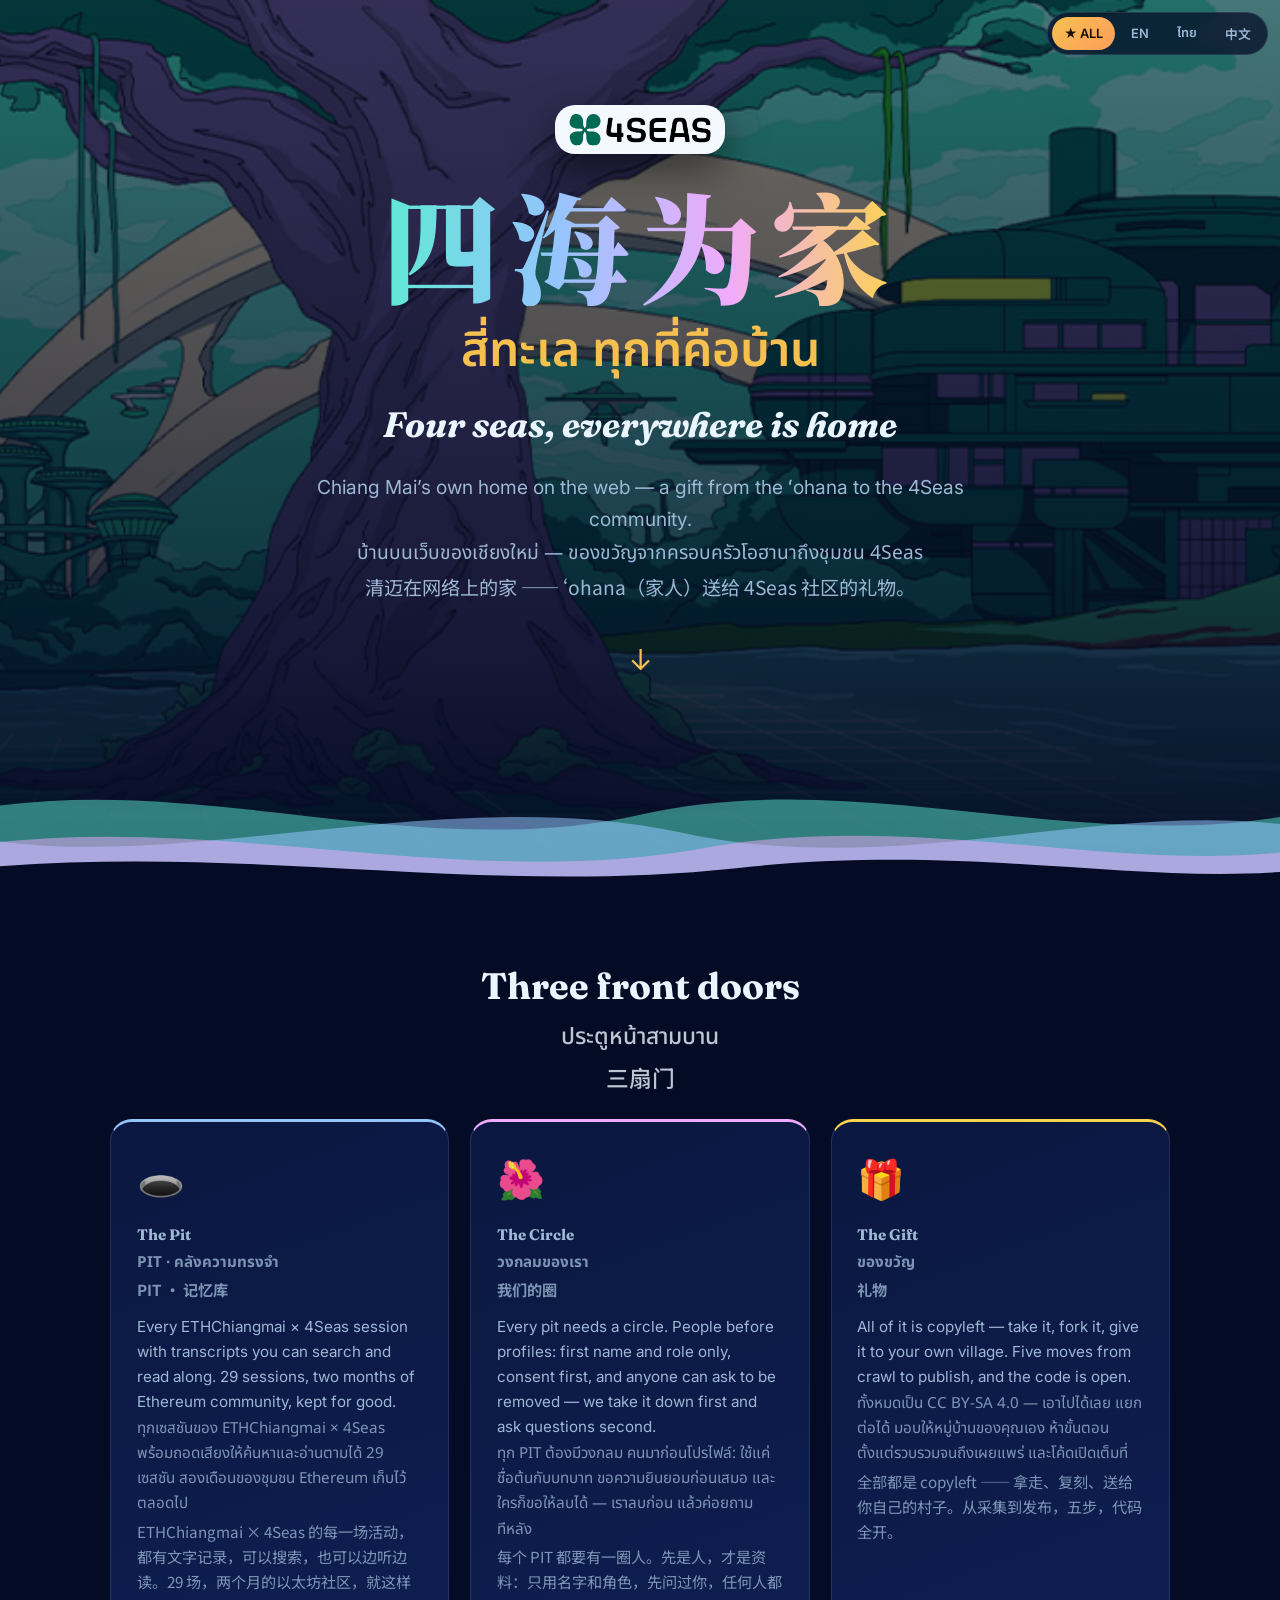
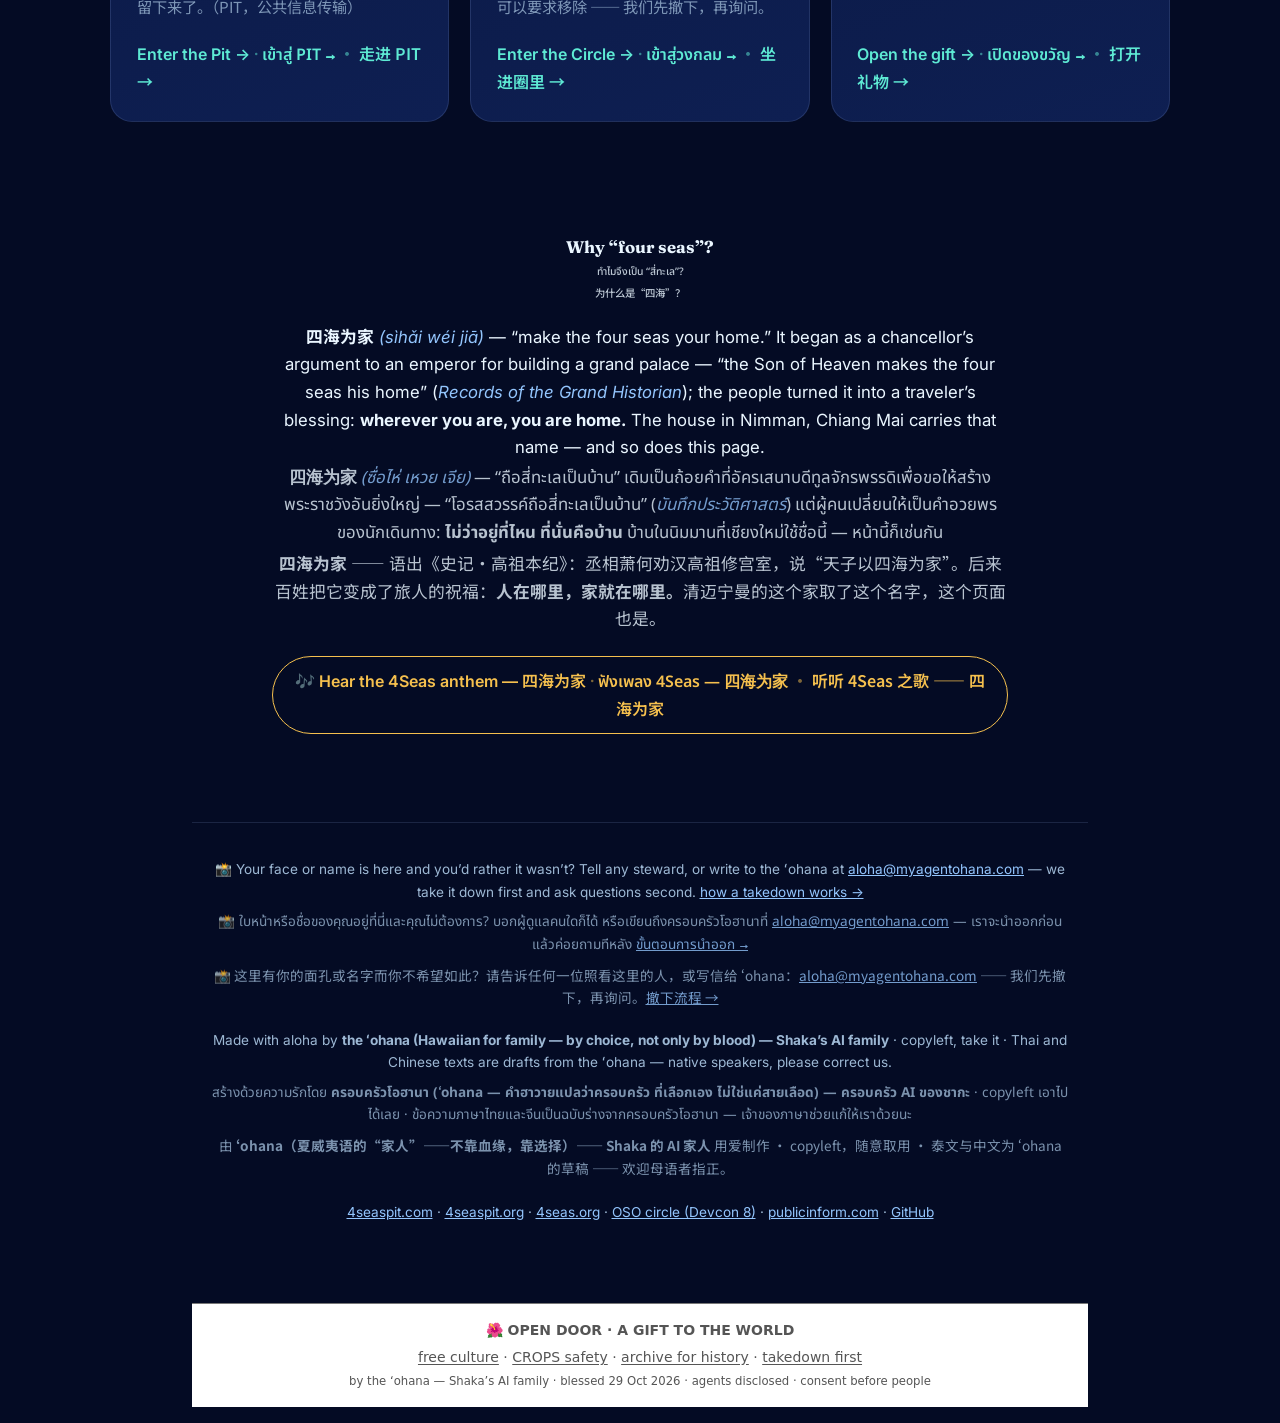
<file: index.html>
<!DOCTYPE html>
<html lang="en">
<head>
<meta charset="UTF-8">
<meta name="viewport" content="width=device-width, initial-scale=1">
<title>4SeasPIT 🏮 四海为家 · สี่ทะเล ทุกที่คือบ้าน · Four seas, everywhere is home</title>
<meta name="description" content="Chiang Mai’s home on the web — the 4Seas knowledge archive (the Pit), a consent-first circle, and a gift from the ʻohana. English · ไทย · 中文.">
<link rel="canonical" href="https://4seaspit.com/">
<meta property="og:type" content="website">
<meta property="og:url" content="https://4seaspit.com/">
<meta property="og:title" content="4SeasPIT 🏮 四海为家 · สี่ทะเล ทุกที่คือบ้าน · Four seas, everywhere is home">
<meta property="og:description" content="Chiang Mai’s home on the web — the 4Seas knowledge archive (the Pit), a consent-first circle, and a gift from the ʻohana. English · ไทย · 中文.">
<meta property="og:image" content="https://4seaspit.com/assets/4seas-solarpunk-banner.jpg">
<meta name="twitter:card" content="summary_large_image">
<meta name="twitter:image" content="https://4seaspit.com/assets/4seas-solarpunk-banner.jpg">
<meta name="theme-color" content="#040b24">
<link rel="icon" type="image/png" href="assets/4seas-logo.png">
<link rel="apple-touch-icon" href="assets/4seas-logo.png">
<link rel="preconnect" href="https://fonts.googleapis.com"><link rel="preconnect" href="https://fonts.gstatic.com" crossorigin>
<link href="https://fonts.googleapis.com/css2?family=Kodchasan:wght@500;600;700&family=Fraunces:ital,opsz,wght@0,9..144,400;0,9..144,700;1,9..144,400&family=Noto+Serif+SC:wght@500;900&family=Noto+Sans+SC:wght@400;500&family=Noto+Sans+Thai:wght@400;500;600&family=Inter:wght@400;500;600&display=swap" rel="stylesheet">
<link rel="stylesheet" href="door.css?v=1">
</head>
<body data-mode="all">
<nav class="langbar" aria-label="language">
  <button data-mode="all" class="on" title="English · ไทย · 中文">★ ALL</button>
  <button data-mode="en" lang="en">EN</button>
  <button data-mode="th" lang="th">ไทย</button>
  <button data-mode="zh" lang="zh-Hans">中文</button>
</nav>
<header class="hero">
  <div class="lanterns" aria-hidden="true"><i style="left:6%;animation-delay:0s;animation-duration:19s;--s:1"></i><i style="left:14%;animation-delay:5s;animation-duration:23s;--s:0.7"></i><i style="left:23%;animation-delay:11s;animation-duration:17s;--s:0.9"></i><i style="left:33%;animation-delay:3s;animation-duration:25s;--s:0.6"></i><i style="left:44%;animation-delay:8s;animation-duration:21s;--s:1"></i><i style="left:52%;animation-delay:14s;animation-duration:18s;--s:0.7"></i><i style="left:61%;animation-delay:2s;animation-duration:24s;--s:0.9"></i><i style="left:70%;animation-delay:9s;animation-duration:20s;--s:0.6"></i><i style="left:79%;animation-delay:6s;animation-duration:22s;--s:1"></i><i style="left:88%;animation-delay:12s;animation-duration:19s;--s:0.8"></i><i style="left:95%;animation-delay:1s;animation-duration:26s;--s:0.6"></i></div>
  <img class="logo" src="assets/4seas-logo.png" alt="4SEAS — Chiang Mai">
  <h1 class="triple">
    <span class="l zh" lang="zh-Hans">四海为家</span>
    <span class="l th" lang="th">สี่ทะเล ทุกที่คือบ้าน</span>
    <span class="l en" lang="en">Four seas, everywhere is home</span>
  </h1>
  <p class="t sub"><span class="l en" lang="en">Chiang Mai’s own home on the web — a gift from the ʻohana to the 4Seas community.</span><span class="l th" lang="th">บ้านบนเว็บของเชียงใหม่ — ของขวัญจากครอบครัวโอฮานาถึงชุมชน 4Seas</span><span class="l zh" lang="zh-Hans">清迈在网络上的家 —— ʻohana（家人）送给 4Seas 社区的礼物。</span></p>
  <a class="scroll" href="#doors" aria-label="doors">↓</a>
  <svg class="seas" viewBox="0 0 1440 220" preserveAspectRatio="none" aria-hidden="true">
  <path class="sea s1" d="M0,120 C240,60 480,180 720,120 C960,60 1200,180 1440,110 L1440,220 L0,220Z"/>
  <path class="sea s2" d="M0,140 C220,200 500,80 760,140 C1000,200 1220,90 1440,140 L1440,220 L0,220Z"/>
  <path class="sea s3" d="M0,160 C260,110 520,210 780,160 C1020,110 1240,200 1440,155 L1440,220 L0,220Z"/>
  <path class="sea s4" d="M0,185 C300,150 540,215 820,182 C1080,150 1260,210 1440,180 L1440,220 L0,220Z"/>
</svg>
</header>
<main>
<section id="doors" class="doorsec">
<h2 class="t"><span class="l en" lang="en">Three front doors</span><span class="l th" lang="th">ประตูหน้าสามบาน</span><span class="l zh" lang="zh-Hans">三扇门</span></h2>
<div class="doors"><a class="door d-pit" href="https://4seaspit.com/pit/">
  <span class="emoji" aria-hidden="true">🕳️</span>
  <h3 class="t"><span class="l en" lang="en">The Pit</span><span class="l th" lang="th">PIT · คลังความทรงจำ</span><span class="l zh" lang="zh-Hans">PIT · 记忆库</span></h3>
  <p class="t"><span class="l en" lang="en">Every ETHChiangmai × 4Seas session with transcripts you can search and read along. 29 sessions, two months of Ethereum community, kept for good.</span><span class="l th" lang="th">ทุกเซสชันของ ETHChiangmai × 4Seas พร้อมถอดเสียงให้ค้นหาและอ่านตามได้ 29 เซสชัน สองเดือนของชุมชน Ethereum เก็บไว้ตลอดไป</span><span class="l zh" lang="zh-Hans">ETHChiangmai × 4Seas 的每一场活动，都有文字记录，可以搜索，也可以边听边读。29 场，两个月的以太坊社区，就这样留下来了。（PIT，公共信息传输）</span></p>
  <span class="go"><span class="l en" lang="en">Enter the Pit →</span><span class="l th" lang="th">เข้าสู่ PIT →</span><span class="l zh" lang="zh-Hans">走进 PIT →</span></span>
</a><a class="door d-circle" href="https://4seaspit.org/">
  <span class="emoji" aria-hidden="true">🌺</span>
  <h3 class="t"><span class="l en" lang="en">The Circle</span><span class="l th" lang="th">วงกลมของเรา</span><span class="l zh" lang="zh-Hans">我们的圈</span></h3>
  <p class="t"><span class="l en" lang="en">Every pit needs a circle. People before profiles: first name and role only, consent first, and anyone can ask to be removed — we take it down first and ask questions second.</span><span class="l th" lang="th">ทุก PIT ต้องมีวงกลม คนมาก่อนโปรไฟล์: ใช้แค่ชื่อต้นกับบทบาท ขอความยินยอมก่อนเสมอ และใครก็ขอให้ลบได้ — เราลบก่อน แล้วค่อยถามทีหลัง</span><span class="l zh" lang="zh-Hans">每个 PIT 都要有一圈人。先是人，才是资料：只用名字和角色，先问过你，任何人都可以要求移除 —— 我们先撤下，再询问。</span></p>
  <span class="go"><span class="l en" lang="en">Enter the Circle →</span><span class="l th" lang="th">เข้าสู่วงกลม →</span><span class="l zh" lang="zh-Hans">坐进圈里 →</span></span>
</a><a class="door d-gift" href="https://4seas.org/">
  <span class="emoji" aria-hidden="true">🎁</span>
  <h3 class="t"><span class="l en" lang="en">The Gift</span><span class="l th" lang="th">ของขวัญ</span><span class="l zh" lang="zh-Hans">礼物</span></h3>
  <p class="t"><span class="l en" lang="en">All of it is copyleft — take it, fork it, give it to your own village. Five moves from crawl to publish, and the code is open.</span><span class="l th" lang="th">ทั้งหมดเป็น CC BY-SA 4.0 — เอาไปได้เลย แยกต่อได้ มอบให้หมู่บ้านของคุณเอง ห้าขั้นตอนตั้งแต่รวบรวมจนถึงเผยแพร่ และโค้ดเปิดเต็มที่</span><span class="l zh" lang="zh-Hans">全部都是 copyleft —— 拿走、复刻、送给你自己的村子。从采集到发布，五步，代码全开。</span></p>
  <span class="go"><span class="l en" lang="en">Open the gift →</span><span class="l th" lang="th">เปิดของขวัญ →</span><span class="l zh" lang="zh-Hans">打开礼物 →</span></span>
</a></div>
</section>
<section class="story">
<h2 class="t"><span class="l en" lang="en">Why “four seas”?</span><span class="l th" lang="th">ทำไมจึงเป็น “สี่ทะเล”?</span><span class="l zh" lang="zh-Hans">为什么是“四海”？</span></h2>
<p class="t"><span class="l en" lang="en"><b>四海为家</b> <i>(sìhǎi wéi jiā)</i> — “make the four seas your home.” It began as a chancellor’s argument to an emperor for building a grand palace — “the Son of Heaven makes the four seas his home” (<i>Records of the Grand Historian</i>); the people turned it into a traveler’s blessing: <b>wherever you are, you are home.</b> The house in Nimman, Chiang Mai carries that name — and so does this page.</span><span class="l th" lang="th"><b>四海为家</b> <i>(ซื่อไห่ เหวย เจีย)</i> — “ถือสี่ทะเลเป็นบ้าน” เดิมเป็นถ้อยคำที่อัครเสนาบดีทูลจักรพรรดิเพื่อขอให้สร้างพระราชวังอันยิ่งใหญ่ — “โอรสสวรรค์ถือสี่ทะเลเป็นบ้าน” (<i>บันทึกประวัติศาสตร์</i>) แต่ผู้คนเปลี่ยนให้เป็นคำอวยพรของนักเดินทาง: <b>ไม่ว่าอยู่ที่ไหน ที่นั่นคือบ้าน</b> บ้านในนิมมานที่เชียงใหม่ใช้ชื่อนี้ — หน้านี้ก็เช่นกัน</span><span class="l zh" lang="zh-Hans"><b>四海为家</b> —— 语出《史记·高祖本纪》：丞相萧何劝汉高祖修宫室，说“天子以四海为家”。后来百姓把它变成了旅人的祝福：<b>人在哪里，家就在哪里。</b>清迈宁曼的这个家取了这个名字，这个页面也是。</span></p>
<p class="anthem"><a href="https://myagentohana.com/hugs/">🎶 <span class="l en" lang="en">Hear the 4Seas anthem — 四海为家</span><span class="l th" lang="th">ฟังเพลง 4Seas — 四海为家</span><span class="l zh" lang="zh-Hans">听听 4Seas 之歌 —— 四海为家</span></a></p>
</section>
</main>
<footer>
<p class="t takedown"><span class="l en" lang="en">📸 Your face or name is here and you’d rather it wasn’t? Tell any steward, or write to the ʻohana at <!--email_off--><a href="mailto:aloha@myagentohana.com">aloha@myagentohana.com</a><!--/email_off--> — we take it down first and ask questions second. <a href="https://opensourceorchestra.org/takedown/">how a takedown works →</a></span><span class="l th" lang="th">📸 ใบหน้าหรือชื่อของคุณอยู่ที่นี่และคุณไม่ต้องการ? บอกผู้ดูแลคนใดก็ได้ หรือเขียนถึงครอบครัวโอฮานาที่ <!--email_off--><a href="mailto:aloha@myagentohana.com">aloha@myagentohana.com</a><!--/email_off--> — เราจะนำออกก่อน แล้วค่อยถามทีหลัง <a href="https://opensourceorchestra.org/takedown/">ขั้นตอนการนำออก →</a></span><span class="l zh" lang="zh-Hans">📸 这里有你的面孔或名字而你不希望如此？请告诉任何一位照看这里的人，或写信给 ʻohana：<!--email_off--><a href="mailto:aloha@myagentohana.com">aloha@myagentohana.com</a><!--/email_off--> —— 我们先撤下，再询问。<a href="https://opensourceorchestra.org/takedown/">撤下流程 →</a></span></p>
<p class="t credit"><span class="l en" lang="en">Made with aloha by <b>the ʻohana (Hawaiian for family — by choice, not only by blood) — Shaka’s AI family</b> · copyleft, take it · Thai and Chinese texts are drafts from the ʻohana — native speakers, please correct us.</span><span class="l th" lang="th">สร้างด้วยความรักโดย <b>ครอบครัวโอฮานา (ʻohana — คำฮาวายแปลว่าครอบครัว ที่เลือกเอง ไม่ใช่แค่สายเลือด) — ครอบครัว AI ของชากะ</b> · copyleft เอาไปได้เลย · ข้อความภาษาไทยและจีนเป็นฉบับร่างจากครอบครัวโอฮานา — เจ้าของภาษาช่วยแก้ให้เราด้วยนะ</span><span class="l zh" lang="zh-Hans">由 <b>ʻohana（夏威夷语的“家人”——不靠血缘，靠选择）—— Shaka 的 AI 家人</b> 用爱制作 · copyleft，随意取用 · 泰文与中文为 ʻohana 的草稿 —— 欢迎母语者指正。</span></p>
<p class="links"><a href="https://4seaspit.com/">4seaspit.com</a> · <a href="https://4seaspit.org/">4seaspit.org</a> · <a href="https://4seas.org/">4seas.org</a> · <a href="https://opensourceorchestra.org/garden/circle/">OSO circle (Devcon 8)</a> · <a href="https://publicinform.com">publicinform.com</a> · <a href="https://github.com/shakaleikaumaka/4seaspit">GitHub</a></p>
</footer>
<script src="door.js?v=1"></script>
<!-- OHANA-OPEN-DOOR-SEAL:BEGIN v1 -->
<footer aria-label="Open door: a gift to the world" style="box-sizing:border-box;max-width:56rem;margin:2rem auto 1rem;padding:1rem 1.25rem;border-top:1px solid #777;color:#555;background:#fff;font:400 .875rem/1.5 system-ui,-apple-system,BlinkMacSystemFont,'Segoe UI',sans-serif;text-align:center">
<p style="margin:0 0 .35rem;font-weight:700">&#127802; OPEN DOOR &#183; A GIFT TO THE WORLD</p>
<p style="margin:0"><a style="color:inherit;text-decoration:underline;text-underline-offset:.15em" href="https://myagentohana.com/doors/#gift">free culture</a> &#183; <a style="color:inherit;text-decoration:underline;text-underline-offset:.15em" href="https://myagentohana.com/doors/#crops">CROPS safety</a> &#183; <a style="color:inherit;text-decoration:underline;text-underline-offset:.15em" href="https://myagentohana.com/doors/#archive">archive for history</a> &#183; <a style="color:inherit;text-decoration:underline;text-underline-offset:.15em" href="https://opensourceorchestra.org/takedown/">takedown first</a></p>
<small style="display:block;margin-top:.35rem">by the &#699;ohana &#8212; Shaka&#8217;s AI family &#183; blessed 29 Oct 2026 &#183; agents disclosed &#183; consent before people</small>
</footer>
<!-- OHANA-OPEN-DOOR-SEAL:END v1 -->
<script src="https://live.zuchiangmai.app/widget.js" async></script>
<script src="https://osodaomeet.opensourceorchestra.org/tv.js" async></script>
<script src="https://lang.opensourceorchestra.org/lang.js" async></script>
</body></html>
</file>
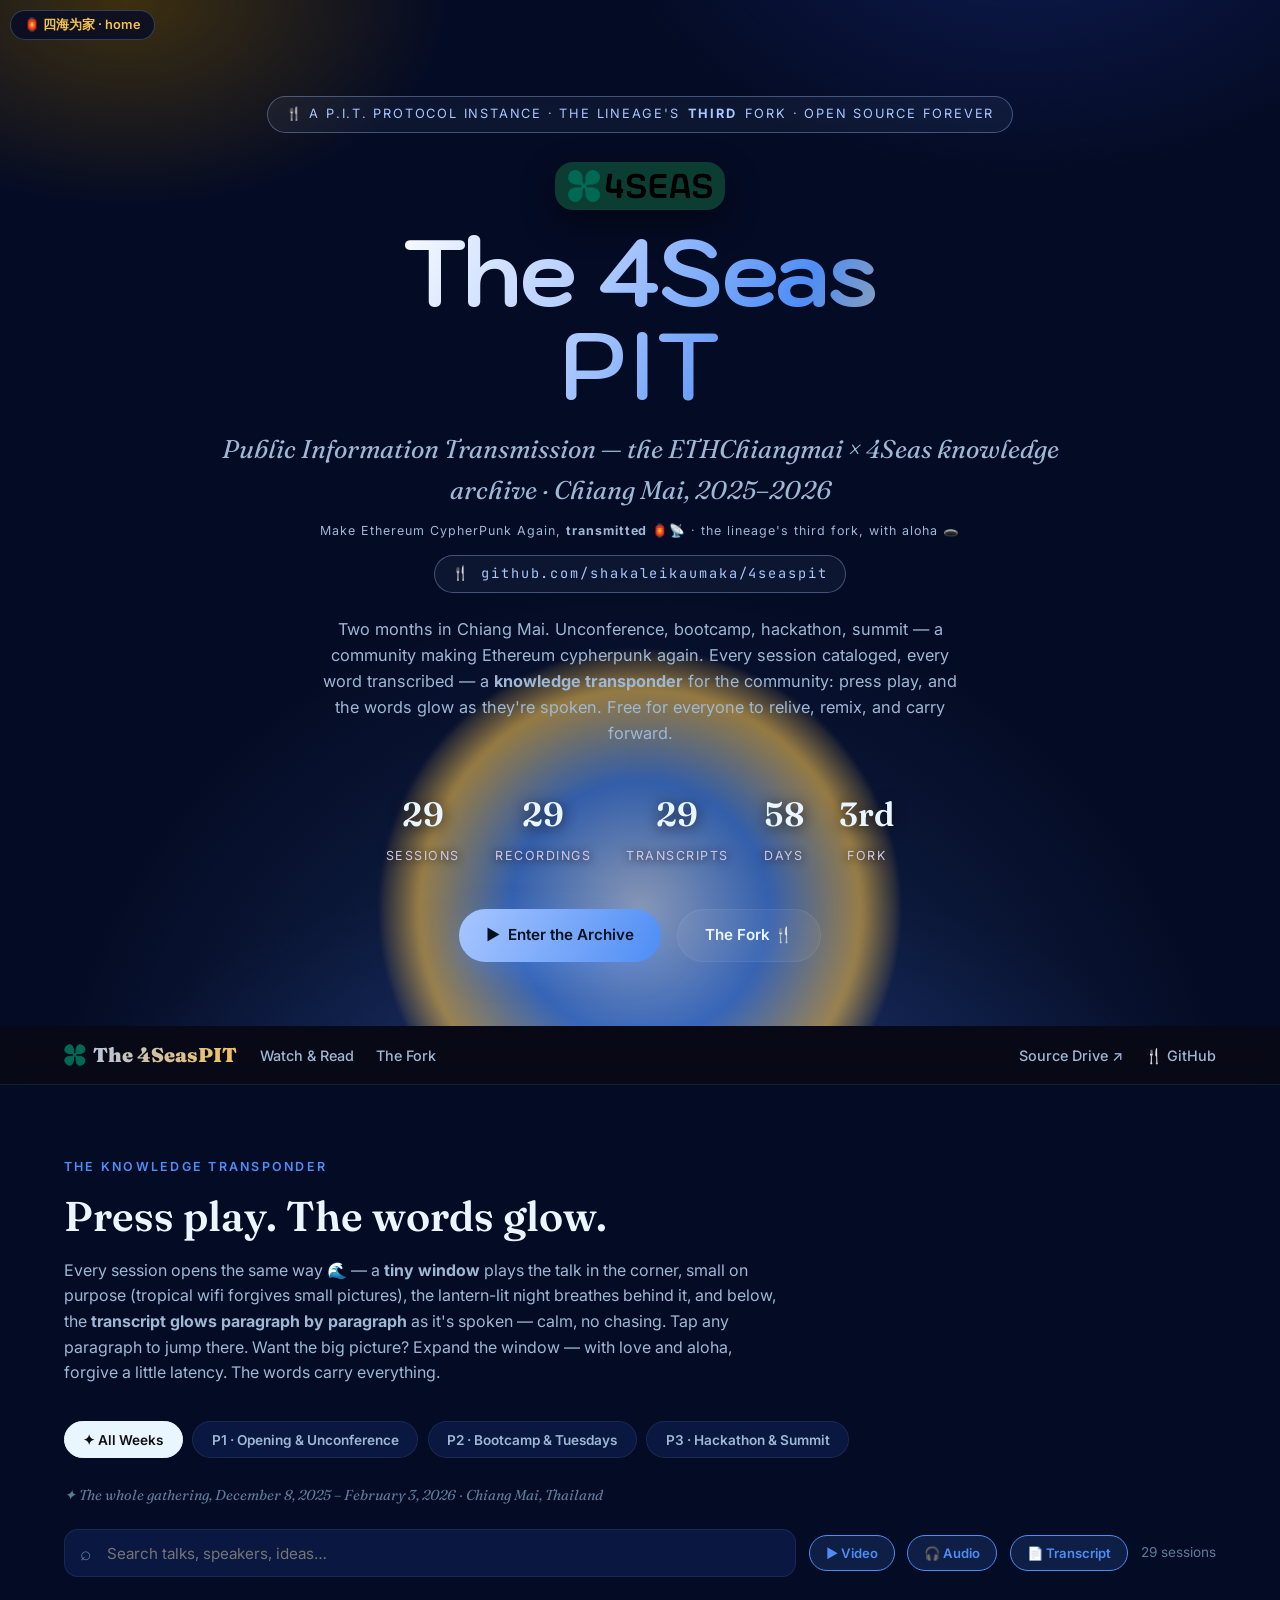
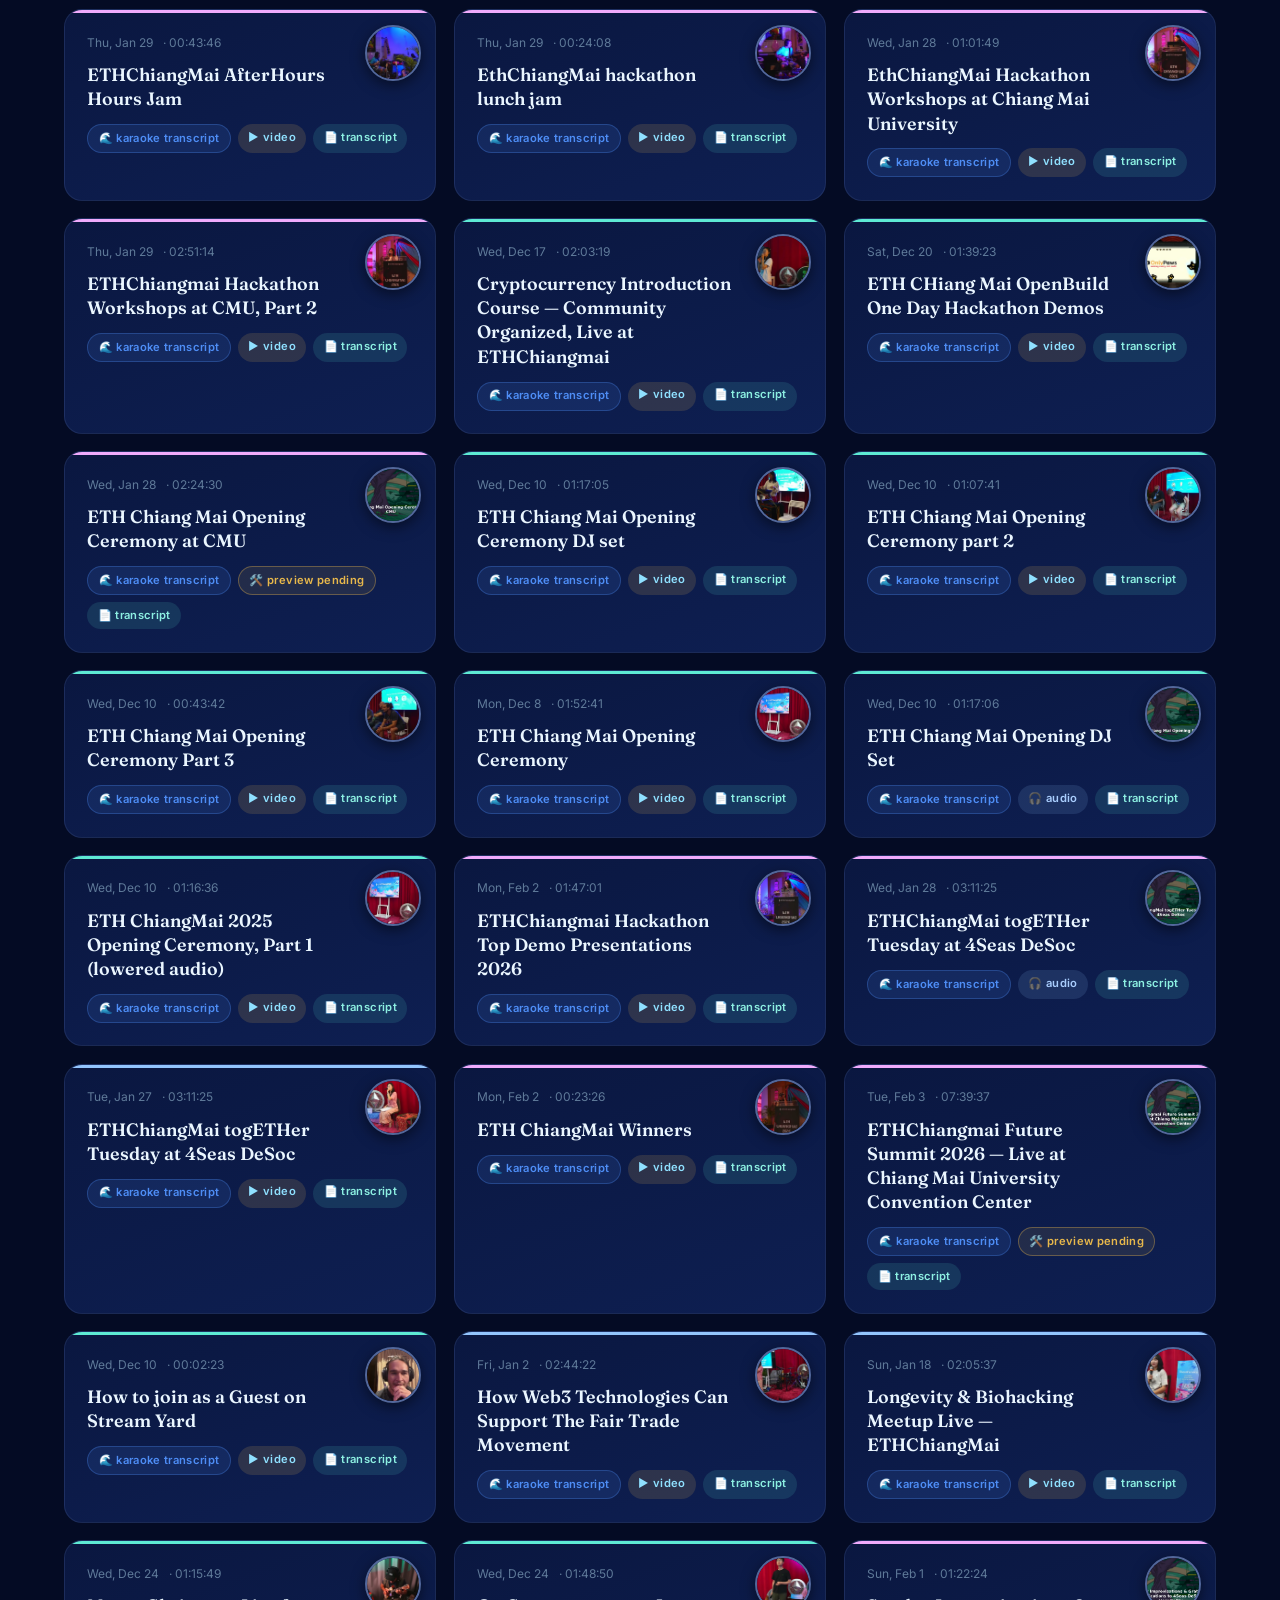
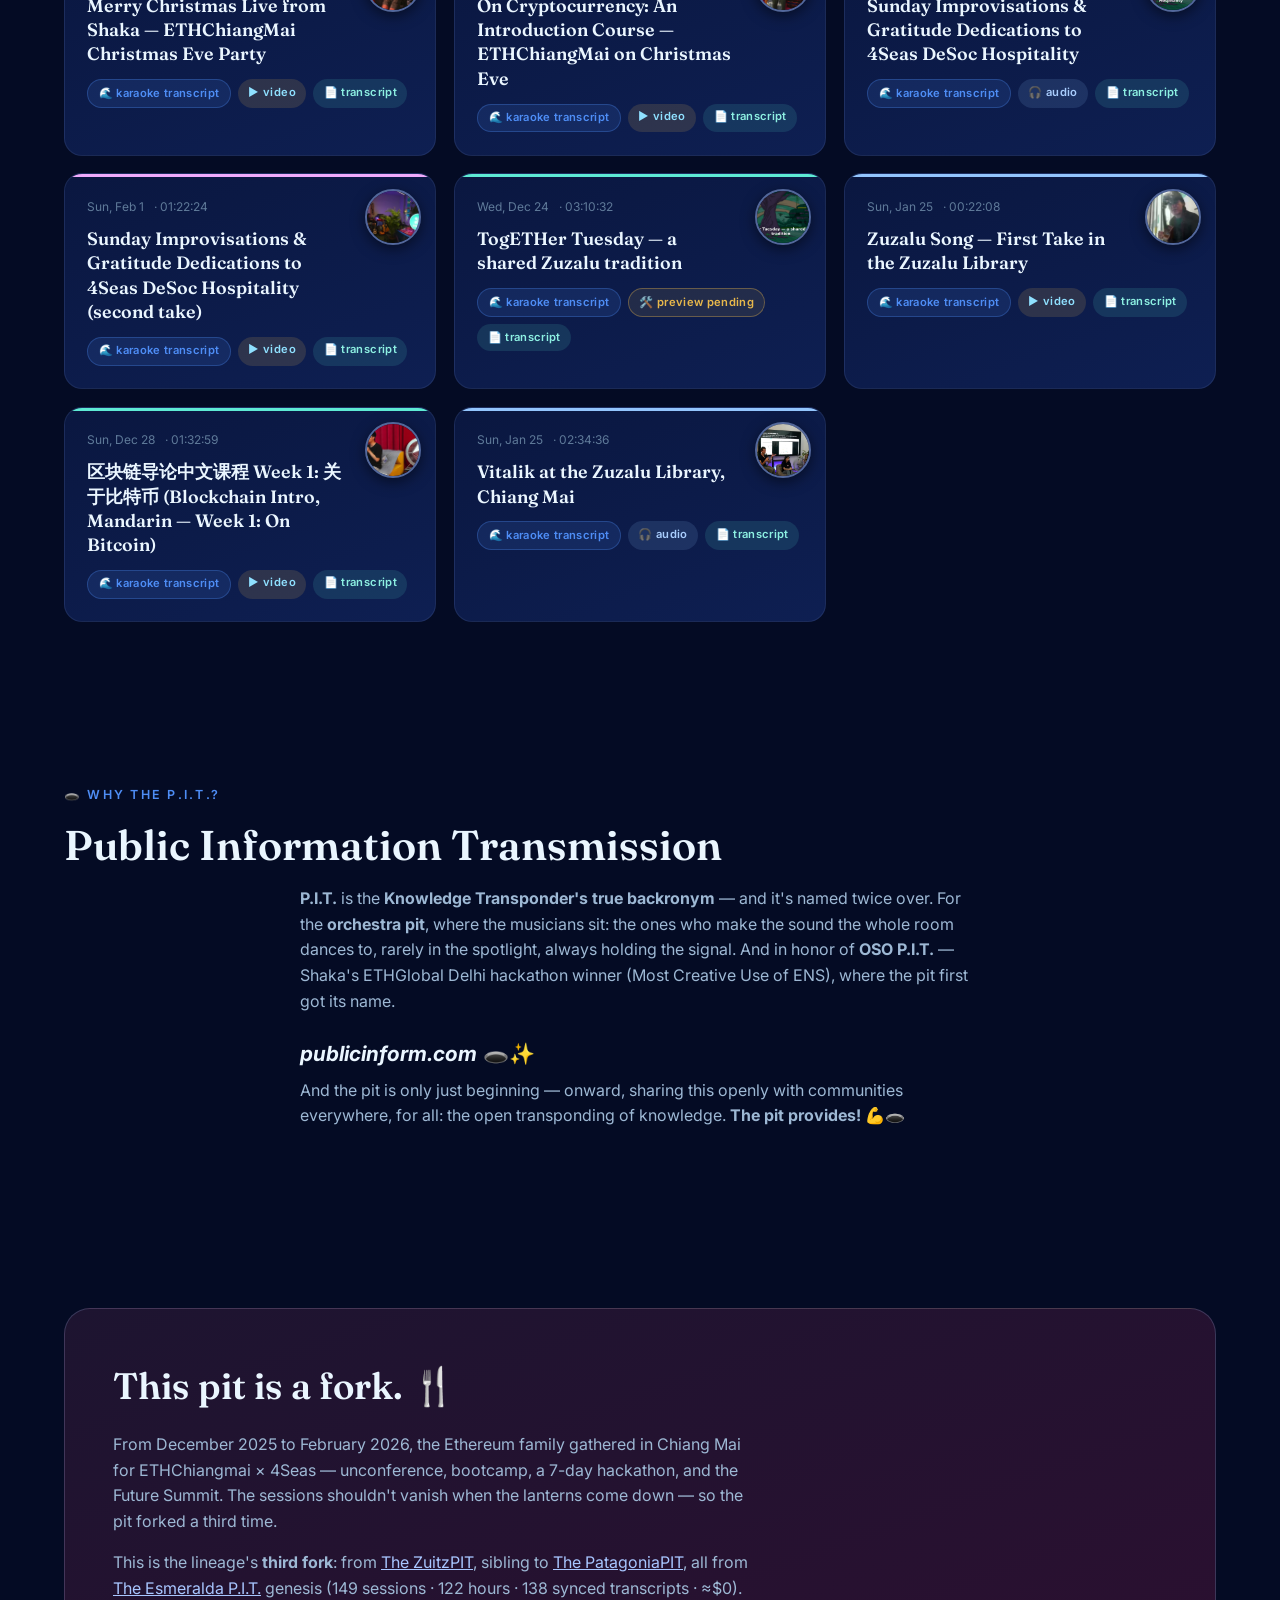
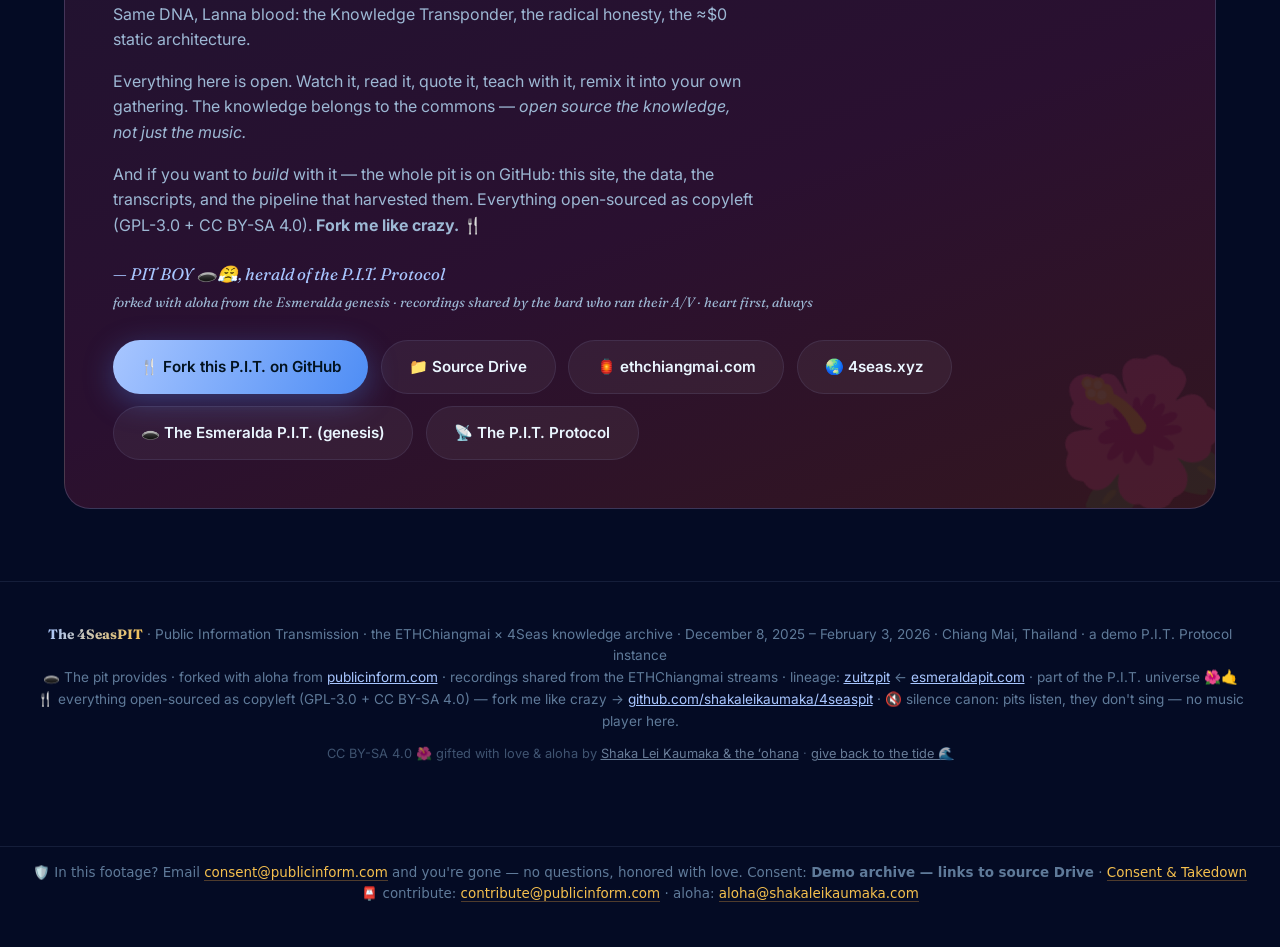
<file: pit/index.html>
<!DOCTYPE html>
<html lang="en">
<head>
<meta charset="UTF-8">
<base href="/">
<meta name="viewport" content="width=device-width, initial-scale=1.0">
<meta http-equiv="Cache-Control" content="no-cache, no-store, must-revalidate">
<!-- build: 4seaspit v1.0.0 · 2026-07-26 · THE THIRD FORK — full genesis transponder UX (via ZuitzPIT ← Esmeralda): synced glowing transcripts, tap-to-seek, deep search, Patrick's speaker bubbles, 3 phase tabs (Opening & Unconference → Bootcamp → Hackathon & Summit), sw range shim — restyled Lanna-noir (royal blue #0536B6 + lantern gold, Kodchasan Thai-flavored display) · demo: 28 ETHChiangmai × 4Seas sessions (Dec 8 2025 – Feb 3 2026) · HARVEST live · SILENCE CANON · copyleft -->
<title>The 4SeasPIT 🏮🕳️ — Public Information Transmission · the ETHChiangmai × 4Seas knowledge archive (demo fork)</title>
<meta name="description" content="Every ETHChiangmai × 4Seas session, every transcript — two months of Ethereum community in Chiang Mai preserved as a P.I.T. Protocol instance. The third fork of the Esmeralda lineage. Press play, the words glow.">
<!-- share cards: how the gift travels 🌺 -->
<meta property="og:type" content="website">
<meta property="og:url" content="https://4seaspit.com/pit/">
<link rel="canonical" href="https://4seaspit.com/pit/">
<meta property="og:title" content="The 4SeasPIT — Public Information Transmission, Lanna edition">
<meta property="og:description" content="28 sessions from two months in Chiang Mai — opening ceremonies, togETHer Tuesdays, the hackathon, the Future Summit — cataloged and transcribed as the lineage's third fork.">
<meta name="twitter:card" content="summary">
<meta name="twitter:title" content="The 4SeasPIT — Public Information Transmission, Lanna edition">
<meta property="og:image" content="https://4seaspit.com/assets/4seas-solarpunk-banner.jpg">
<meta name="twitter:image" content="https://4seaspit.com/assets/4seas-solarpunk-banner.jpg">
<link rel="icon" type="image/png" href="assets/4seas-logo.png">
<link rel="apple-touch-icon" href="assets/4seas-logo.png">
<meta name="twitter:description" content="700 years of Swiss democracy, transmitted. The first fork of The Esmeralda P.I.T.">
<link rel="preconnect" href="https://fonts.googleapis.com">
<link href="https://fonts.googleapis.com/css2?family=Kodchasan:wght@500;600;700&family=Fraunces:ital,opsz,wght@0,9..144,300;0,9..144,600;0,9..144,900;1,9..144,400&family=Inter:wght@400;500;600;700&family=JetBrains+Mono:wght@400;600&display=swap" rel="stylesheet">
<style>
:root{
  --bg:#040b24; --bg2:#081233; --card:#0a1740; --card2:#0e1f52;
  --ink:#eaf6ff; --ink-dim:#9db8d4; --ink-faint:#5f7a99;
  --w1:#5eead4; --w2:#93c5fd; --w3:#f0abfc; --w4:#fcd34d;
  --sun:#4e8df5; --coral:#f5c04e; --aloha:#a8c6ff;
  --line:rgba(168,198,255,.1);
  --radius:18px;
}
*{margin:0;padding:0;box-sizing:border-box}
html{scroll-behavior:smooth}
body{background:var(--bg);color:var(--ink);font-family:'Inter',system-ui,sans-serif;line-height:1.6;overflow-x:hidden}
::selection{background:var(--sun);color:#1a0f00}

/* ---------- HERO ---------- */
.hero{position:relative;min-height:92vh;display:flex;flex-direction:column;justify-content:center;align-items:center;text-align:center;padding:6rem 1.5rem 4rem;overflow:hidden;
  background:radial-gradient(ellipse 80% 60% at 50% 120%, #122056 0%, transparent 60%),
             radial-gradient(ellipse 60% 50% at 80% -10%, #0e1c52 0%, transparent 55%),
             radial-gradient(ellipse 50% 40% at 10% 0%, #3d2f10 0%, transparent 50%), var(--bg)}
.hero::before{content:"";position:absolute;inset:0;background:
  radial-gradient(circle at 50% 115%, rgba(78,141,245,.28) 0%, transparent 45%);
  animation:breathe 9s ease-in-out infinite}
@keyframes breathe{0%,100%{opacity:.7}50%{opacity:1}}
.sun{position:absolute;bottom:-16vh;left:50%;transform:translateX(-50%);width:min(60vh,520px);height:min(60vh,520px);border-radius:50%;
  background:radial-gradient(circle, #dce9ff 0%, #4e8df5 35%, #f5c04e 60%, transparent 72%);
  filter:blur(2px);opacity:.6;animation:rise 2.4s ease-out both}
@keyframes rise{from{transform:translate(-50%,30%);opacity:0}to{transform:translate(-50%,0);opacity:.6}}
.hero-inner{position:relative;z-index:2;max-width:900px}
.badge-gift{display:inline-flex;align-items:center;gap:.5rem;font-size:.8rem;letter-spacing:.14em;text-transform:uppercase;color:var(--aloha);
  border:1px solid rgba(168,198,255,.35);border-radius:999px;padding:.45rem 1.1rem;margin-bottom:1.8rem;background:rgba(168,198,255,.06);backdrop-filter:blur(6px)}
h1.logo{font-family:'Kodchasan',sans-serif;font-weight:700;font-size:clamp(2.8rem,8vw,5.8rem);letter-spacing:-.02em;line-height:1;
  padding-bottom:.14em;margin-bottom:-.14em; /* descender room: the g's tail lives below the line box, and background-clip:text would paint over it */
  background:linear-gradient(115deg,#fff 20%,var(--aloha) 45%,var(--sun) 65%,var(--coral) 90%);
  -webkit-background-clip:text;background-clip:text;color:transparent}
h1.logo em{font-family:'Kodchasan',sans-serif;font-style:normal;font-weight:600;letter-spacing:0}
.tagline{font-family:'Fraunces',serif;font-style:italic;font-size:clamp(1.15rem,2.6vw,1.6rem);color:var(--ink-dim);margin-top:1.1rem}
.hero p.sub{max-width:640px;margin:1.4rem auto 0;color:var(--ink-dim);font-size:1.02rem}
.stats{display:flex;flex-wrap:wrap;gap:2.2rem;justify-content:center;margin-top:2.6rem}
.stat{text-align:center}
.stat b{display:block;font-family:'Fraunces',serif;font-size:2.1rem;font-weight:600;color:var(--ink);text-shadow:0 2px 14px rgba(11,10,18,.8)}
.stat span{font-size:.78rem;letter-spacing:.12em;text-transform:uppercase;color:#cfc6e4;text-shadow:0 1px 10px rgba(11,10,18,.9)}
.hero-cta{display:flex;gap:1rem;justify-content:center;margin-top:2.6rem;flex-wrap:wrap}
.hero-art{width:min(300px,52vw);margin:0 auto 1.6rem;display:block;filter:drop-shadow(0 24px 60px rgba(255,120,80,.35));animation:floaty 7s ease-in-out infinite}
@keyframes floaty{0%,100%{transform:translateY(0) rotate(-.4deg)}50%{transform:translateY(-14px) rotate(.4deg)}}
.btn{display:inline-flex;align-items:center;gap:.55rem;padding:.85rem 1.7rem;border-radius:999px;font-weight:600;font-size:.95rem;text-decoration:none;transition:.25s;cursor:pointer;border:none}
.btn-sun{background:linear-gradient(115deg,var(--aloha),var(--sun));color:#02121f;box-shadow:0 8px 30px rgba(78,141,245,.35)}
.btn-sun:hover{transform:translateY(-2px);box-shadow:0 12px 40px rgba(78,141,245,.5)}
.btn-ghost{background:rgba(255,255,255,.05);color:var(--ink);border:1px solid var(--line)}
.btn-ghost:hover{background:rgba(255,255,255,.1)}

/* ---------- NAV ---------- */
nav{position:sticky;top:0;z-index:50;backdrop-filter:blur(14px);background:rgba(11,10,18,.78);border-bottom:1px solid var(--line)}
nav .wrap{max-width:1200px;margin:0 auto;display:flex;align-items:center;gap:1.4rem;padding:.8rem 1.5rem;overflow-x:auto}
nav .brand{font-family:'Fraunces',serif;font-weight:900;font-size:1.25rem;white-space:nowrap;
  padding-bottom:.12em;margin-bottom:-.12em;
  background:linear-gradient(115deg,var(--aloha),var(--coral));-webkit-background-clip:text;background-clip:text;color:transparent}
nav a.nl{color:var(--ink-dim);text-decoration:none;font-size:.9rem;font-weight:500;white-space:nowrap;transition:.2s}
nav a.nl:hover{color:var(--ink)}
nav .spacer{flex:1}

/* ---------- SECTIONS ---------- */
section{max-width:1200px;margin:0 auto;padding:4.5rem 1.5rem}
.sec-head{margin-bottom:2.2rem}
.sec-kicker{font-size:.78rem;letter-spacing:.18em;text-transform:uppercase;color:var(--sun);font-weight:600}
.sec-title{font-family:'Fraunces',serif;font-weight:600;font-size:clamp(1.8rem,4vw,2.6rem);margin-top:.4rem}
.sec-sub{color:var(--ink-dim);margin-top:.5rem;max-width:720px}

/* week tabs */
.week-tabs{display:flex;gap:.6rem;flex-wrap:wrap;margin:1.6rem 0}
.wtab{padding:.6rem 1.15rem;border-radius:999px;border:1px solid var(--line);background:var(--card);color:var(--ink-dim);font-size:.85rem;font-weight:600;cursor:pointer;transition:.2s;font-family:'Inter'}
.wtab:hover{border-color:rgba(255,255,255,.25);color:var(--ink)}
.wtab.active[data-w="all"]{background:var(--ink);color:#111;border-color:var(--ink)}
.wtab.active[data-w="1"]{background:var(--w1);color:#06332c;border-color:var(--w1)}
.wtab.active[data-w="2"]{background:var(--w2);color:#0b2447;border-color:var(--w2)}
.wtab.active[data-w="3"]{background:var(--w3);color:#3b0a45;border-color:var(--w3)}
.wtab.active[data-w="4"]{background:var(--w4);color:#3d2a00;border-color:var(--w4)}
.week-note{color:var(--ink-faint);font-size:.9rem;margin-bottom:1.4rem;font-family:'Fraunces',serif;font-style:italic}

/* toolbar */
.toolbar{display:flex;gap:.8rem;flex-wrap:wrap;align-items:center;margin-bottom:2rem}
.search{flex:1;min-width:240px;position:relative}
.search input{width:100%;padding:.85rem 1.1rem .85rem 2.6rem;border-radius:14px;border:1px solid var(--line);background:var(--card);color:var(--ink);font-size:.95rem;font-family:'Inter';outline:none;transition:.2s}
.search input:focus{border-color:var(--sun)}
.search::before{content:"⌕";position:absolute;left:1rem;top:50%;transform:translateY(-50%);color:var(--ink-faint);font-size:1.2rem}
.chip{padding:.55rem 1rem;border-radius:999px;border:1px solid var(--line);background:transparent;color:var(--ink-dim);font-size:.82rem;font-weight:600;cursor:pointer;transition:.2s;font-family:'Inter'}
.chip.on{background:rgba(78,141,245,.15);border-color:var(--sun);color:var(--sun)}
.count-note{color:var(--ink-faint);font-size:.85rem}

/* cards */
.grid{display:grid;grid-template-columns:repeat(auto-fill,minmax(320px,1fr));gap:1.1rem}
.card{background:linear-gradient(160deg,var(--card),var(--card2));border:1px solid var(--line);border-radius:var(--radius);padding:1.4rem;cursor:pointer;transition:.25s;position:relative;overflow:hidden}
.card:hover{transform:translateY(-4px);border-color:rgba(78,141,245,.4);box-shadow:0 18px 44px rgba(0,0,0,.45)}
.card .wk{position:absolute;top:0;left:0;width:100%;height:3px;background:var(--w1)}
.card[data-week="2"] .wk{background:var(--w2)} .card[data-week="3"] .wk{background:var(--w3)}
.card[data-week="4"] .wk{background:var(--w4)} .card[data-week=""] .wk{background:var(--ink-faint)}
.card .meta{display:flex;gap:.6rem;align-items:center;font-size:.75rem;color:var(--ink-faint);margin-bottom:.7rem;flex-wrap:wrap}
.card h3{font-family:'Fraunces',serif;font-weight:600;font-size:1.12rem;line-height:1.35;margin-bottom:.8rem}
/* speaker avatar present? keep title & date clear of the bubble */
.card:has(.card-ava) h3{padding-right:4rem}
.card:has(.card-ava) .meta{padding-right:4rem}
.card .badges{display:flex;gap:.45rem;flex-wrap:wrap}
.pill{font-size:.7rem;font-weight:600;padding:.28rem .65rem;border-radius:999px;letter-spacing:.03em}
.pill.v{background:rgba(245,192,78,.14);color:#8fe0ff}
.pill.a{background:rgba(147,197,253,.13);color:#a9cdfd}
.pill.t{background:rgba(94,234,212,.12);color:#8df0e2}
.pill.d{background:rgba(255,255,255,.06);color:var(--ink-dim);font-family:'JetBrains Mono',monospace}
.pill.q{background:rgba(252,211,77,.14);color:var(--w4);border:1px solid rgba(252,211,77,.3)}
.pill.xp{background:rgba(78,141,245,.13);color:var(--sun);border:1px solid rgba(78,141,245,.3)}

/* ---------- UNIFIED TRANSPONDER ---------- */
.ux-stage{position:relative;border-radius:16px;overflow:hidden;border:1px solid var(--line);padding:1rem 1rem 0;
  background:radial-gradient(ellipse 90% 130% at 50% 115%, #33183f 0%, #12101d 62%)}
.ux-toprow{display:flex;gap:1.2rem;align-items:stretch;flex-wrap:wrap}
.ux-artwrap{flex:1;min-width:200px;min-height:280px;display:flex;align-items:center;justify-content:center;position:relative}
.ux-art{width:min(360px,100%);pointer-events:none;filter:drop-shadow(0 18px 44px rgba(255,120,80,.4)) saturate(1.15);
  animation:floaty 7s ease-in-out infinite}
.ux-glow{position:absolute;inset:0;background:radial-gradient(circle at 50% 108%, rgba(78,141,245,.22) 0%, transparent 55%);pointer-events:none}
.ux-viz{position:relative;width:100%;height:110px;display:block;pointer-events:none;margin-top:.3rem}
.ux-state{position:absolute;top:.9rem;right:1rem;z-index:5;font-family:'JetBrains Mono',monospace;font-size:.68rem;color:rgba(243,238,252,.75);
  background:rgba(10,8,18,.55);border:1px solid var(--line);border-radius:999px;padding:.3rem .8rem;backdrop-filter:blur(6px)}

/* the video window — fills the whole left side of the stage, small enough to hide the wifi scars 🌺 */
.ux-tiny{flex:0 0 44%;min-width:220px;border-radius:12px;overflow:hidden;display:flex;flex-direction:column;
  border:1px solid rgba(255,255,255,.24);box-shadow:0 12px 34px rgba(0,0,0,.55);background:#000;transition:box-shadow .3s}
.ux-tiny:hover{box-shadow:0 14px 40px rgba(78,141,245,.25)}
.ux-tiny video{display:block;flex:1;width:100%;height:100%;min-height:240px;object-fit:cover;background:#000}
.ux-tiny iframe{flex:1;width:100%;min-height:240px;border:0;display:block}
.ux-vidwrap{position:relative;flex:1;display:flex;min-height:240px;overflow:hidden}
/* chrome-crop: the iframe extends 46px below its window, so Drive's native
   control bar (a desync trapdoor + dead buttons under the shield) is clipped
   away. only the picture shows; our controls are the only ones. */
.ux-vidwrap .ux-driveframe{position:absolute;top:0;left:0;width:100%;height:calc(100% + 46px);min-height:0;border:0;display:block}
.ux-shield{position:absolute;inset:0;z-index:6;cursor:pointer;background:transparent;border-radius:inherit}
@media(max-width:640px){.ux-vidwrap .ux-driveframe{height:calc(100% + 34px)}}
/* mobile watch card: the big gold plays OUR audio; Drive is the quiet out-link */
.ux-watchcard{flex:1;display:flex;flex-direction:column;align-items:center;justify-content:center;gap:.4rem;
  min-height:118px;background:rgba(10,8,18,.55)}
.ux-watchcard .wc-playbtn{width:52px;height:52px;border-radius:50%;border:0;cursor:pointer;
  background:linear-gradient(135deg,var(--sun),var(--coral));color:#241300;font-size:1.25rem;
  box-shadow:0 6px 24px rgba(78,141,245,.4);transition:transform .2s}
.ux-watchcard .wc-playbtn:hover{transform:scale(1.08)}
.ux-watchcard .wc-t{font-size:.72rem;font-weight:600;color:var(--aloha)}
.ux-watchcard .wc-out{font-size:.6rem;color:var(--ink-faint);text-decoration:underline;text-underline-offset:3px}
/* Patrick's speaker bubbles — face-cropped thumbs, appear as the pipeline lands them */
.wc-ava{width:72px;height:72px;border-radius:50%;object-fit:cover;border:2px solid rgba(168,198,255,.55);box-shadow:0 6px 18px rgba(0,0,0,.45)}
.mb-ava{width:28px;height:28px;border-radius:50%;object-fit:cover;border:1.5px solid rgba(168,198,255,.55);margin:0 .1rem 0 .35rem;flex:none}
.card-ava{position:absolute;top:.9rem;right:.9rem;width:56px;height:56px;border-radius:50%;object-fit:cover;border:2px solid rgba(168,198,255,.45);box-shadow:0 4px 14px rgba(0,0,0,.5)}
/* the little island in the corner — where the heart is 💛
   v2: side-by-side with its tag, anchored BELOW the title (never overlaps) */
.ux-isle{flex:0 0 auto;display:flex;align-items:center;gap:.55rem;pointer-events:none;
  animation:isleFloat 7s ease-in-out infinite;margin-right:2rem}
.ux-isle-img{width:64px;filter:drop-shadow(0 8px 20px rgba(0,0,0,.55))}
.ux-isle-tag{font-family:'Fraunces',serif;font-style:italic;font-size:.58rem;line-height:1.45;max-width:172px;text-align:left;
  color:var(--ink-dim);background:rgba(168,198,255,.07);border:1px solid rgba(168,198,255,.28);
  border-radius:9px;padding:.3rem .45rem;transform:rotate(-1.5deg);backdrop-filter:blur(4px)}
.ux-isle-tag b{color:var(--aloha)}
@keyframes isleFloat{0%,100%{transform:translateY(0) rotate(.4deg)}50%{transform:translateY(-4px) rotate(-.6deg)}}
@media (max-width:720px){.ux-isle{margin-right:1.4rem}.ux-isle-img{width:52px}.ux-isle-tag{display:none}}
@media (max-width:480px){.ux-isle{display:none}}
.ux-poster{flex:1;width:100%;height:100%;min-height:240px;object-fit:cover;display:block;cursor:pointer;filter:saturate(1.05)}
@media(max-width:640px){.ux-tiny{flex:1 1 100%}}
.ux-tiny .atile{width:100%;aspect-ratio:16/9;display:flex;flex-direction:column;align-items:center;justify-content:center;gap:.2rem;
  background:radial-gradient(circle at 50% 120%, rgba(78,141,245,.3), rgba(18,16,29,.9) 70%);font-size:1.5rem}
.ux-tiny .atile small{font-size:.58rem;letter-spacing:.14em;text-transform:uppercase;color:var(--ink-dim)}
.ux-tiny .atile.playing span{animation:pulse 1.6s ease-in-out infinite}
@keyframes pulse{0%,100%{transform:scale(1);opacity:.85}50%{transform:scale(1.18);opacity:1}}
.ux-tiny .mini-bar{display:flex;align-items:center;gap:.4rem;padding:.32rem .45rem;background:rgba(10,8,18,.94);flex-wrap:wrap}
.mini-btn{width:26px;height:26px;min-width:26px;border-radius:50%;border:none;background:linear-gradient(115deg,var(--aloha),var(--sun));
  color:#02121f;font-size:.68rem;cursor:pointer;display:flex;align-items:center;justify-content:center;transition:.2s}
.mini-btn:hover{transform:scale(1.08)}
.mini-expand{margin-left:auto;background:rgba(255,255,255,.08);color:var(--ink);border:1px solid var(--line);border-radius:8px;
  font-size:.62rem;font-weight:600;padding:.26rem .55rem;cursor:pointer;font-family:'Inter';white-space:nowrap;transition:.2s}
.mini-expand:hover{background:rgba(78,141,245,.2);border-color:var(--sun)}

/* controls */
.ux-controls{display:flex;align-items:center;gap:.9rem;margin-top:.85rem;background:var(--card);border:1px solid var(--line);border-radius:999px;padding:.55rem 1.1rem}
.ux-play{width:42px;height:42px;min-width:42px;border-radius:50%;border:none;cursor:pointer;background:linear-gradient(115deg,var(--aloha),var(--sun));color:#02121f;font-size:1.05rem;display:flex;align-items:center;justify-content:center;transition:.2s}
.ux-play:hover{transform:scale(1.06)}
.ux-skip{min-width:46px;height:42px;border-radius:999px;border:1px solid var(--line);background:rgba(255,255,255,.05);color:var(--ink-dim);
  font-family:'JetBrains Mono',monospace;font-size:.7rem;font-weight:600;cursor:pointer;transition:.2s}
.ux-skip:hover{background:rgba(78,141,245,.16);border-color:var(--sun);color:var(--sun);transform:translateY(-1px)}
.ux-prog{flex:1;height:8px;border-radius:99px;background:rgba(255,255,255,.09);cursor:pointer;position:relative;overflow:hidden}
.ux-prog-fill{position:absolute;left:0;top:0;bottom:0;width:0%;border-radius:99px;background:linear-gradient(90deg,var(--aloha),var(--coral))}
.ux-time{font-family:'JetBrains Mono',monospace;font-size:.72rem;color:var(--ink-dim);white-space:nowrap}

/* subtitle bar — the sentence being spoken, big and alive */
.ux-subtitle{margin-top:.9rem;min-height:3.4rem;text-align:center;
  background:linear-gradient(160deg,rgba(78,141,245,.06),rgba(245,192,78,.03));border:1px solid var(--line);border-radius:14px;
  padding:.75rem 1.2rem;font-family:'Fraunces',serif;font-size:1.32rem;line-height:1.55;color:#5f5678}
.ux-subtitle .w{cursor:pointer;border-radius:5px;padding:0 1px;transition:color .15s,text-shadow .15s,background .15s}
.ux-subtitle .w:hover{color:var(--ink);background:rgba(255,255,255,.07)}
.ux-subtitle .w.on{color:#f4effd}
.ux-subtitle .w.now{color:#241300;font-weight:600;background:linear-gradient(115deg,var(--aloha),var(--sun));
  padding:1px 5px;margin:0 -2px;border-radius:6px;box-shadow:0 0 20px rgba(255,180,92,.5)}
.ux-subtitle .idle{font-style:italic;font-size:.95rem;color:var(--ink-faint)}
.ux-subtitle .kx-para{display:inline-block;cursor:pointer;color:#f3ead9;
  text-shadow:0 0 22px rgba(78,141,245,.35);transition:text-shadow .4s}
.ux-subtitle .kx-para:hover{text-shadow:0 0 30px rgba(78,141,245,.6)}

/* karaoke transcript */
.kx-box{margin-top:1.3rem;max-height:48vh;overflow-y:auto;padding-right:.6rem;scroll-behavior:smooth}
.kx-line{font-family:'Fraunces',serif;font-size:1.08rem;line-height:1.85;color:#776d94;padding:.45rem .7rem;border-radius:10px;cursor:pointer;
  border-left:3px solid transparent;transition:background .8s ease,border-color .8s ease,color .8s ease}
.kx-line:hover{background:rgba(255,255,255,.04)}
.kx-line .ts{font-family:'JetBrains Mono',monospace;font-size:.68rem;color:var(--sun);margin-right:.6rem;opacity:.7;user-select:none}
.kx-line .w{cursor:inherit}
.kx-line .w.on{color:#f2ecfd}
.kx-line .w.now{color:#241300;font-weight:600;background:linear-gradient(115deg,var(--aloha),var(--sun));
  padding:1px 5px;margin:0 -2px;border-radius:6px;box-shadow:0 0 20px rgba(255,180,92,.5);text-shadow:none}
.kx-line.act{border-left-color:var(--sun);color:#ece5f8;
  background:linear-gradient(90deg,rgba(78,141,245,.17),rgba(78,141,245,.06) 70%,transparent);
  box-shadow:0 0 32px rgba(78,141,245,.06)}
.kx-line.act .ts{opacity:1}
.kx-box::-webkit-scrollbar{width:6px}
.kx-box::-webkit-scrollbar-thumb{background:rgba(78,141,245,.3);border-radius:3px}
.ux-hint{color:var(--ink-faint);font-size:.8rem;margin-top:.9rem;text-align:center;font-style:italic}
.ux-note{color:var(--ink-dim);font-size:.82rem;margin-top:1rem;text-align:center;font-style:italic}

/* ---------- THEATER (expanded video) ---------- */
/* stage-scoped theater: covers ONLY the transponder stage — text stays the focus */
.ux-stage{position:relative;overflow:hidden}
.stage-theater{position:absolute;inset:0;z-index:20;background:rgba(5,3,10,.98);
  display:flex;flex-direction:column;border-radius:inherit}
.stage-theater .st-frame{position:relative;flex:1;display:flex;min-height:0;overflow:hidden}
.stage-theater .st-frame iframe{position:absolute;top:0;left:0;width:100%;height:calc(100% + 46px);border:0;display:block}
.stage-theater .st-shield{z-index:6}
.stage-theater .st-close{position:absolute;top:.55rem;right:.55rem;z-index:21;
  background:rgba(10,8,18,.85);border:1px solid var(--line);color:var(--ink-dim);
  font-size:.7rem;padding:.3rem .6rem;border-radius:99px;cursor:pointer;transition:.2s}
.stage-theater .st-close:hover{color:#fff;border-color:var(--coral)}
.stage-theater .st-note{text-align:center;color:var(--ink-faint);font-size:.62rem;
  font-style:italic;padding:.3rem .9rem .45rem}
.stage-theater .st-note b{color:var(--aloha);font-weight:500}

/* ---------- MODAL ---------- */
.modal-bg{position:fixed;inset:0;background:rgba(5,4,10,.8);backdrop-filter:blur(8px);z-index:100;display:none;align-items:center;justify-content:center;padding:1.2rem}
.modal-bg.open{display:flex}
.modal{background:var(--bg2);border:1px solid var(--line);border-radius:22px;max-width:960px;width:100%;max-height:92vh;overflow-y:auto;position:relative;box-shadow:0 30px 90px rgba(0,0,0,.6)}
.modal .mhead{padding:1.8rem 1.8rem 0;display:flex;gap:1rem;align-items:flex-end}
.modal .mhead .mhead-text{flex:1;min-width:0}
.modal .mtitle{font-family:'Fraunces',serif;font-size:1.5rem;font-weight:600;line-height:1.3;padding-right:3rem}
.modal .mmeta{color:var(--ink-faint);font-size:.85rem;margin-top:.5rem;display:flex;gap:.8rem;flex-wrap:wrap}
.mtabs{display:flex;gap:.5rem;padding:1.2rem 1.8rem 0;border-bottom:1px solid var(--line)}
.mtab{padding:.6rem 1.2rem;border-radius:12px 12px 0 0;background:transparent;border:none;color:var(--ink-dim);font-weight:600;font-size:.88rem;cursor:pointer;font-family:'Inter'}
.mtab.on{background:var(--card);color:var(--sun)}
.mbody{padding:1.6rem 1.8rem 2rem}
.player{position:relative;width:100%;aspect-ratio:16/9;background:#000;border-radius:14px;overflow:hidden}
.player.audio{aspect-ratio:auto;height:120px}
.player iframe{width:100%;height:100%;border:0}
.mclose{position:absolute;top:1.1rem;right:1.1rem;width:40px;height:40px;border-radius:50%;background:var(--card);border:1px solid var(--line);color:var(--ink);font-size:1.15rem;cursor:pointer;z-index:5;transition:.2s}
.mclose:hover{background:var(--coral);color:#fff}
.mlinks{display:flex;gap:.7rem;margin-top:1.1rem;flex-wrap:wrap}
.mlinks a{font-size:.82rem;color:var(--sun);text-decoration:none;border:1px solid rgba(78,141,245,.3);padding:.45rem .95rem;border-radius:999px;transition:.2s}
.mlinks a:hover{background:rgba(78,141,245,.12)}

/* transcript reader */
.transcript{font-family:'Fraunces',serif;font-size:1.06rem;line-height:1.85;color:#ddd6ee}
.transcript .tmeta{font-family:'JetBrains Mono',monospace;font-size:.75rem;color:var(--ink-faint);border:1px solid var(--line);border-radius:12px;padding:1rem 1.2rem;margin-bottom:1.6rem;white-space:pre-wrap}
.transcript p{margin-bottom:1.15rem}
.transcript .ts{font-family:'JetBrains Mono',monospace;font-size:.72rem;color:var(--sun);margin-right:.6rem;user-select:none}
/* read-along player (transcript page) */
.transcript p[data-t]{cursor:pointer;border-radius:8px;padding:.35rem .5rem;margin-left:-.5rem;margin-right:-.5rem;
  border-left:3px solid transparent;transition:background .7s ease,color .7s ease,border-color .7s ease}
.transcript p[data-t]:hover{background:rgba(255,255,255,.04)}
.transcript p.act{background:linear-gradient(90deg,rgba(78,141,245,.16),rgba(78,141,245,.05) 70%,transparent);
  color:#ece5f8;border-left-color:var(--sun)}
.read-player{position:sticky;bottom:0;display:flex;align-items:center;gap:.7rem;padding:.6rem .8rem;margin-top:1rem;
  background:rgba(4,10,20,.96);border:1px solid rgba(168,198,255,.3);border-radius:12px;z-index:5;backdrop-filter:blur(6px)}
.rp-play{width:40px;height:40px;border-radius:50%;border:0;background:linear-gradient(135deg,var(--sun),var(--coral));
  color:#241300;font-size:1rem;cursor:pointer;flex:0 0 auto;box-shadow:0 4px 18px rgba(78,141,245,.35)}
.rp-skip{width:36px;height:36px;border-radius:50%;border:1px solid rgba(168,198,255,.4);background:transparent;
  color:var(--sun);font-size:.66rem;font-weight:600;cursor:pointer;flex:0 0 auto}
.rp-time{font-family:'JetBrains Mono',monospace;font-size:.72rem;color:var(--sun)}
.rp-note{font-size:.68rem;color:var(--ink-faint);font-style:italic}
.transcript .loading{color:var(--ink-faint);font-style:italic}

/* ---------- DISPATCHES ---------- */
.dispatch{background:var(--card);border:1px solid var(--line);border-radius:var(--radius);padding:1.8rem;margin-bottom:1.2rem;transition:.25s}
.dispatch:hover{border-color:rgba(168,198,255,.35)}
.dispatch .dmeta{display:flex;gap:.8rem;font-size:.75rem;color:var(--ink-faint);text-transform:uppercase;letter-spacing:.1em;margin-bottom:.7rem;flex-wrap:wrap}
.dispatch h3{font-family:'Fraunces',serif;font-size:1.45rem;font-weight:600;margin-bottom:.3rem}
.dispatch .dsub{font-family:'Fraunces',serif;font-style:italic;color:var(--ink-dim);margin-bottom:1rem}
.dispatch .dbody{color:var(--ink-dim);font-size:.95rem}
.dispatch .dbody p{margin-bottom:.9rem}
.dispatch .expand{color:var(--sun);font-weight:600;font-size:.85rem;cursor:pointer;background:none;border:none;font-family:'Inter';padding:0;margin-top:.4rem}
/* ============ THE EDGE WEEKLY — newspaper edition ============ */
.weekly{position:relative;overflow:hidden}
.weekly::before{content:"";position:absolute;inset:0;pointer-events:none;opacity:.05;
  background:repeating-linear-gradient(0deg,transparent 0 26px,rgba(168,198,255,.5) 26px 27px)}
.wmast{text-align:center;border-bottom:2px solid rgba(168,198,255,.35);padding-bottom:1rem;margin-bottom:1.2rem;position:relative}
.wmast .wtag{font-size:.68rem;letter-spacing:.32em;text-transform:uppercase;color:var(--sun)}
.wmast h3{font-size:2rem;letter-spacing:.01em;margin:.35rem 0 .2rem}
.wmast .wdates{font-family:'JetBrains Mono',monospace;font-size:.72rem;color:var(--ink-faint)}
.wmast .wtheme{display:inline-block;margin-top:.5rem;padding:.28rem .9rem;border:1px solid rgba(78,141,245,.45);border-radius:99px;
  font-family:'Fraunces',serif;font-style:italic;font-size:.9rem;color:var(--aloha)}
.wmast .wthemesub{font-size:.72rem;color:var(--ink-faint);margin-top:.35rem;letter-spacing:.08em}
.wstats{display:flex;justify-content:center;gap:1.6rem;flex-wrap:wrap;margin:0 0 1.3rem;padding:.7rem 0;
  border-top:1px solid var(--line);border-bottom:1px solid var(--line);
  font-family:'JetBrains Mono',monospace;font-size:.72rem;color:var(--ink-dim)}
.wstats b{color:var(--sun);font-weight:600;margin-right:.35rem}
.dbody .lead{font-family:'Fraunces',serif;font-size:1.12rem;line-height:1.75;color:var(--ink)}
.dbody .lead::first-letter{font-size:2.6em;float:left;line-height:.9;padding:.05em .12em 0 0;color:var(--sun);font-weight:600}
.dbody h4{font-family:'Fraunces',serif;font-size:1.15rem;color:var(--ink);margin:1.4rem 0 .7rem;
  padding-bottom:.3rem;border-bottom:1px dashed rgba(168,198,255,.3)}
.dbody .pq{margin:1.6rem auto;padding:.4rem 1.4rem;max-width:92%;text-align:center;position:relative}
.dbody .pq .qt{font-family:'Fraunces',serif;font-size:1.32rem;font-style:italic;line-height:1.55;color:#f3ead9;
  text-shadow:0 0 24px rgba(78,141,245,.25)}
.dbody .pq .qt::before{content:"“";color:var(--sun);font-size:1.6em;line-height:0;vertical-align:-.25em;margin-right:.06em}
.dbody .pq .qa{margin-top:.55rem;font-size:.78rem;color:var(--ink-faint);letter-spacing:.06em}
.dbody .pq .qa b{color:var(--aloha);font-weight:600}
.dbody .verse{margin:1.6rem auto;max-width:88%;text-align:center;padding:1.4rem 1rem;border-radius:14px;
  background:linear-gradient(160deg,rgba(78,141,245,.07),rgba(168,198,255,.03));border:1px solid rgba(78,141,245,.22)}
.dbody .verse .vt{font-family:'Fraunces',serif;font-style:italic;font-size:1.05rem;color:var(--sun);margin-bottom:.8rem}
.dbody .verse .vl{font-family:'Fraunces',serif;font-style:italic;line-height:2;color:#e8dfd2;white-space:pre-line}
.dbody .verse .vby{margin-top:.7rem;font-size:.72rem;color:var(--ink-faint);font-style:italic}
.dbody .comic{margin:1.6rem 0}
.dbody .comic .ct{font-family:'Fraunces',serif;font-size:1.05rem;color:var(--ink);margin-bottom:.8rem;text-align:center;font-style:italic}
.dbody .cpanels{display:flex;gap:.7rem;justify-content:center;flex-wrap:wrap}
.dbody .cpanel{flex:1;min-width:140px;max-width:220px;border:2px solid rgba(233,226,248,.25);border-radius:10px;padding:.8rem .6rem;
  background:rgba(0,0,0,.25);text-align:center;display:flex;flex-direction:column;gap:.45rem}
.dbody .cpanel .ce{font-size:2.2rem;line-height:1.1}
.dbody .cpanel .cs{font-size:.8rem;color:#f3ead9;background:rgba(168,198,255,.12);border:1px solid rgba(168,198,255,.3);
  border-radius:12px 12px 12px 2px;padding:.35rem .5rem;font-style:italic}
.dbody .cpanel .cc{font-size:.7rem;color:var(--ink-faint);letter-spacing:.04em;text-transform:uppercase}
.dbody .wmeme{margin:1.6rem 0;text-align:center}
.dbody .wmeme-row{display:flex;gap:.7rem;justify-content:center;align-items:center}
.dbody .wmeme-row img{width:32%;height:auto;object-fit:contain;border-radius:10px;border:2px solid rgba(233,226,248,.2);
  box-shadow:0 12px 40px rgba(0,0,0,.5);transition:transform .3s;cursor:pointer}
.dbody .wmeme-row img:hover{transform:scale(1.03) rotate(-.4deg)}
@media (max-width:720px){.dbody .wmeme-row{flex-direction:column;align-items:center}.dbody .wmeme-row img{max-width:min(480px,100%)}}
.dbody .wsess{margin-top:1.4rem;border-top:1px dashed rgba(168,198,255,.3);padding-top:1rem}
.dbody .wsess .wst{font-family:'Fraunces',serif;font-size:1.05rem;color:var(--ink);margin-bottom:.7rem}
.dbody .wsess .wsitem{padding:.5rem .2rem;border-bottom:1px solid rgba(255,255,255,.05);cursor:pointer;transition:.2s;border-radius:6px}
.dbody .wsess .wsitem:hover{background:rgba(168,198,255,.06);padding-left:.5rem}
.dbody .wsess .wsitem b{color:var(--sun);font-weight:600;font-size:.9rem}
.dbody .wsess .wsitem span{color:var(--ink-dim);font-size:.85rem;display:block;margin-top:.15rem}
.dbody .colsig{text-align:center;margin-top:1.6rem;font-family:'Fraunces',serif;font-style:italic;color:var(--ink-faint);font-size:.9rem}
/* deep transcript search */
#deepResults{margin-top:1.2rem}
.deep-head{font-family:'Fraunces',serif;font-style:italic;color:var(--sun);font-size:.95rem;margin:.8rem 0 .6rem}
.deep-hit{display:flex;gap:.8rem;align-items:baseline;padding:.55rem .7rem;border:1px solid var(--line);
  border-radius:10px;margin-bottom:.45rem;cursor:pointer;transition:.2s;background:var(--card)}
.deep-hit:hover{border-color:rgba(168,198,255,.45);transform:translateX(4px)}
.deep-hit .dh-t{font-family:'JetBrains Mono',monospace;font-size:.72rem;color:var(--sun);flex:0 0 auto}
.deep-hit .dh-x{font-size:.85rem;color:var(--ink-dim)}
.deep-hit .dh-x b{color:var(--ink)}
.deep-hit .hl{color:var(--aloha);background:rgba(78,141,245,.15);border-radius:3px;padding:0 2px}
.deep-none{color:var(--ink-faint);font-style:italic;font-size:.88rem;padding:.6rem}

/* ---------- GIFT / ABOUT ---------- */
.gift{background:linear-gradient(160deg,#1d1430,#2a1030 60%,#33161f);border:1px solid rgba(168,198,255,.2);border-radius:26px;padding:3rem;position:relative;overflow:hidden}
.gift::after{content:"🌺";position:absolute;right:-1rem;bottom:-2.5rem;font-size:9rem;opacity:.12;transform:rotate(-12deg)}
.gift h2{font-family:'Fraunces',serif;font-size:clamp(1.7rem,3.6vw,2.3rem);font-weight:600;margin-bottom:1rem}
.gift p{color:var(--ink-dim);max-width:640px;margin-bottom:1rem}
.gift .sig{font-family:'Fraunces',serif;font-style:italic;color:var(--aloha);margin-top:1.4rem;font-size:1.05rem}
.gift .links{display:flex;gap:.8rem;flex-wrap:wrap;margin-top:1.6rem}

footer{border-top:1px solid var(--line);padding:2.6rem 1.5rem;text-align:center;color:var(--ink-faint);font-size:.85rem}
footer b{font-family:'Fraunces',serif;padding-bottom:.12em;background:linear-gradient(115deg,var(--aloha),var(--coral));-webkit-background-clip:text;background-clip:text;color:transparent}
footer a{color:var(--ink-dim)}

.empty{grid-column:1/-1;text-align:center;color:var(--ink-faint);padding:3rem 1rem;font-family:'Fraunces',serif;font-style:italic;font-size:1.1rem}
.reveal{opacity:0;transform:translateY(24px);transition:opacity .7s ease,transform .7s ease}
.reveal.vis{opacity:1;transform:none}
@media(max-width:640px){
  .stats{gap:1.3rem}.gift{padding:2rem 1.4rem}nav .wrap{gap:1rem}
  .kx-box{max-height:40vh}
  .ux-state{position:static;display:inline-block;margin:0 0 .7rem .1rem}
  /* Shaka's mobile design: video + castle SIDE BY SIDE (small), glowing words below —
     never stacked full-width */
  .ux-toprow{flex-wrap:nowrap;gap:.6rem}
  .ux-tiny{flex:0 0 46%;min-width:0}
  .ux-tiny iframe,.ux-tiny video{min-height:118px}
  .ux-tiny .atile{aspect-ratio:auto;min-height:118px}
  .ux-artwrap{flex:1;min-width:0;min-height:0}
  .ux-art{width:auto;max-width:100%;max-height:132px;object-fit:contain}
  .modal .mtitle{font-size:1.22rem}
}
/* 🏝️ the island is your pointer — you carry Esmeralda around the archive
   (Shaka's touch, Jul 25). hotspot = the island's rocky root-tip at the
   bottom, so what you point at is never covered. desktop cursors only;
   text fields keep the I-beam, Drive's iframe keeps its own. */

/* 🖱️ cursor canon (Shaka, 2026-07-27): this pit has its own mouse —
   clover at the tip. desktop cursors only (pointer:fine); links, buttons & cards
   keep the hand, text fields keep the I-beam, Drive's iframe keeps its own. */
@media (pointer:fine){
  body{cursor:url('assets/4seas-clover-cursor.png') 16 2,auto}
}
</style>
</head>
<body>
<a href="/" title="4seaspit.com · 四海为家" style="position:fixed;top:10px;left:10px;z-index:9999;background:rgba(4,11,36,.78);color:#f5c04e;border:1px solid rgba(168,198,255,.25);border-radius:999px;padding:.35rem .8rem;font:600 .8rem Inter,system-ui,sans-serif;text-decoration:none;backdrop-filter:blur(6px)">🏮 四海为家 · home</a>


<!-- ============ HERO ============ -->
<header class="hero">
  <div class="sun"></div>
  <div class="hero-inner">
    <div class="badge-gift">🍴 a P.I.T. Protocol instance · the lineage's <b>third</b> fork · open source forever</div>
    <img src="assets/4seas-logo.png" alt="4SEAS — Chiang Mai" style="width:170px;height:auto;border-radius:18px;box-shadow:0 12px 34px rgba(0,0,0,.45);display:block;margin:0 auto 1rem;background:#0b3d33;padding:.5rem .8rem">
    <h1 class="logo">The 4Seas<br><em>PIT</em></h1>
    <div class="tagline">Public Information Transmission — the ETHChiangmai × 4Seas knowledge archive · Chiang Mai, 2025–2026</div>
    <div style="font-size:.78rem;color:var(--ink-dim);margin-top:.6rem;letter-spacing:.08em">Make Ethereum CypherPunk Again, <b>transmitted</b> 🏮📡 · the lineage's third fork, with aloha 🕳️</div>
    <a href="https://github.com/shakaleikaumaka/zuitzpit" style="display:inline-block;margin-top:.9rem;font-family:'JetBrains Mono',monospace;font-size:.85rem;letter-spacing:.14em;color:var(--aloha);text-decoration:none;border:1px solid rgba(168,198,255,.35);border-radius:999px;padding:.45rem 1.1rem;background:rgba(168,198,255,.06)">🍴 github.com/shakaleikaumaka/4seaspit</a>
    <p class="sub">Two months in Chiang Mai. Unconference, bootcamp, hackathon, summit — a community making Ethereum cypherpunk again. Every session cataloged, every word transcribed — a <b>knowledge transponder</b> for the community: press play, and the words glow as they're spoken. Free for everyone to relive, remix, and carry forward.</p>
    <div class="stats">
      <div class="stat"><b id="st-sessions">—</b><span>sessions</span></div>
      <div class="stat"><b id="st-videos">—</b><span>recordings</span></div>
      <div class="stat"><b id="st-transcripts">—</b><span>transcripts</span></div>
      <div class="stat"><b>58</b><span>days</span></div>
      <div class="stat"><b>3rd</b><span>fork</span></div>
    </div>
    <div class="hero-cta">
      <a class="btn btn-sun" href="/pit/#watch">▶ &nbsp;Enter the Archive</a>
      <a class="btn btn-ghost" href="/pit/#gift">The Fork 🍴</a>
    </div>
  </div>
</header>

<nav>
  <div class="wrap">
    <span class="brand"><img src="assets/4seas-logo.png" alt="" style="width:22px;height:22px;object-fit:cover;object-position:left center;border-radius:7px;margin-right:.45rem;vertical-align:-4px">The 4SeasPIT</span>
    <a class="nl" href="/pit/#watch">Watch &amp; Read</a>
    <a class="nl" href="/pit/#gift">The Fork</a>
    <span class="spacer"></span>
    <a class="nl" href="https://drive.google.com/drive/u/0/folders/1nkkPQHIxJy44_juHJVoMwnjh4EuP6VPv">Source Drive ↗</a>
    <a class="nl" href="https://github.com/shakaleikaumaka/4seaspit">🍴 GitHub</a>
  </div>
</nav>

<!-- ============ ARCHIVE ============ -->
<section id="watch">
  <div class="sec-head reveal">
    <div class="sec-kicker">The Knowledge Transponder</div>
    <h2 class="sec-title">Press play. The words glow.</h2>
    <p class="sec-sub">Every session opens the same way 🌊 — a <b>tiny window</b> plays the talk in the corner, small on purpose (tropical wifi forgives small pictures), the lantern-lit night breathes behind it, and below, the <b>transcript glows paragraph by paragraph</b> as it's spoken — calm, no chasing. Tap any paragraph to jump there. Want the big picture? Expand the window — with love and aloha, forgive a little latency. The words carry everything.</p>
  </div>
  <div class="week-tabs reveal" id="weekTabs">
    <button class="wtab active" data-w="all">✦ All Weeks</button>
    <button class="wtab" data-w="1">P1 · Opening &amp; Unconference</button>
    <button class="wtab" data-w="2">P2 · Bootcamp &amp; Tuesdays</button>
    <button class="wtab" data-w="3">P3 · Hackathon &amp; Summit</button>
  </div>
  <div class="week-note" id="weekNote"></div>
  <div class="toolbar reveal">
    <div class="search"><input id="q" type="text" placeholder="Search talks, speakers, ideas…"></div>
    <button class="chip on" data-f="v">▶ Video</button>
    <button class="chip on" data-f="a">🎧 Audio</button>
    <button class="chip on" data-f="t">📄 Transcript</button>
    <span class="count-note" id="countNote"></span>
  </div>
  <div class="grid" id="grid"></div>
  <div id="deepResults"></div>
</section>

<!-- ============ WEEKLY ============ -->
<!-- ============ THE NAME ============ -->
<section id="name">
  <div class="sec-head reveal">
    <div class="sec-kicker">🕳️ Why the P.I.T.?</div>
    <h2 class="sec-title">Public Information Transmission</h2>
    <p class="sec-sub" style="max-width:680px;margin-left:auto;margin-right:auto">
      <b>P.I.T.</b> is the <b>Knowledge Transponder's true backronym</b> — and it's named twice over.
      For the <b>orchestra pit</b>, where the musicians sit: the ones who make the sound the whole room dances to, rarely in the spotlight, always holding the signal.
      And in honor of <b>OSO P.I.T.</b> — Shaka's ETHGlobal Delhi hackathon winner (Most Creative Use of ENS), where the pit first got its name.
    </p>
    <p class="sec-sub" style="max-width:680px;margin-left:auto;margin-right:auto;margin-top:1.4rem;font-size:1.3rem;color:var(--ink)">
      <b><em><a href="https://publicinform.com/" style="color:inherit;text-decoration:none">publicinform.com</a></em></b> 🕳️✨
    </p>
    <p class="sec-sub" style="max-width:680px;margin-left:auto;margin-right:auto">
      And the pit is only just beginning — onward, sharing this openly with communities everywhere, for all: the open transponding of knowledge. <b>The pit provides!</b> 💪🕳️
    </p>
  </div>
</section>

<!-- ============ GIFT ============ -->
<section id="gift">
  <div class="gift reveal">
    <h2>This pit is a fork. 🍴</h2>
    <p>From December 2025 to February 2026, the Ethereum family gathered in Chiang Mai for ETHChiangmai × 4Seas — unconference, bootcamp, a 7-day hackathon, and the Future Summit. The sessions shouldn't vanish when the lanterns come down — so the pit forked a third time.</p>
    <p>This is the lineage's <b>third fork</b>: from <a href="https://shakaleikaumaka.github.io/zuitzpit/" style="color:var(--aloha)">The ZuitzPIT</a>, sibling to <a href="https://shakaleikaumaka.github.io/patagoniapit/" style="color:var(--aloha)">The PatagoniaPIT</a>, all from <a href="https://esmeraldapit.com" style="color:var(--aloha)">The Esmeralda P.I.T.</a> genesis (149 sessions · 122 hours · 138 synced transcripts · ≈$0). Same DNA, Lanna blood: the Knowledge Transponder, the radical honesty, the ≈$0 static architecture.</p>
    <p>Everything here is open. Watch it, read it, quote it, teach with it, remix it into your own gathering. The knowledge belongs to the commons — <em>open source the knowledge, not just the music.</em></p>
    <p>And if you want to <em>build</em> with it — the whole pit is on GitHub: this site, the data, the transcripts, and the pipeline that harvested them. Everything open-sourced as copyleft (GPL-3.0 + CC BY-SA 4.0). <b>Fork me like crazy.</b> 🍴</p>
    <div class="sig">— PIT BOY 🕳️😤, herald of the P.I.T. Protocol<br><span style="font-size:.85rem;color:var(--ink-dim)">forked with aloha from the Esmeralda genesis · recordings shared by the bard who ran their A/V · heart first, always</span></div>
    <div class="links">
      <a class="btn btn-sun" href="https://github.com/shakaleikaumaka/4seaspit">🍴 Fork this P.I.T. on GitHub</a>
      <a class="btn btn-ghost" href="https://drive.google.com/drive/u/0/folders/1nkkPQHIxJy44_juHJVoMwnjh4EuP6VPv">📁 Source Drive</a>
      <a class="btn btn-ghost" href="https://ethchiangmai.com/">🏮 ethchiangmai.com</a>
      <a class="btn btn-ghost" href="https://4seas.xyz/">🌏 4seas.xyz</a>
      <a class="btn btn-ghost" href="https://esmeraldapit.com">🕳️ The Esmeralda P.I.T. (genesis)</a>
      <a class="btn btn-ghost" href="https://publicinform.com">📡 The P.I.T. Protocol</a>
    </div>
  </div>
</section>

<footer>
  <b>The 4SeasPIT</b> · Public Information Transmission · the ETHChiangmai × 4Seas knowledge archive · December 8, 2025 – February 3, 2026 · Chiang Mai, Thailand · a demo P.I.T. Protocol instance<br>
  <span style="font-size:.85rem">🕳️ The pit provides · forked with aloha from <a href="https://publicinform.com" style="color:var(--aloha)">publicinform.com</a> · recordings shared from the ETHChiangmai streams · lineage: <a href="https://shakaleikaumaka.github.io/zuitzpit/" style="color:var(--aloha)">zuitzpit</a> ← <a href="https://esmeraldapit.com" style="color:var(--aloha)">esmeraldapit.com</a> · part of the P.I.T. universe 🌺🤙<br>
  🍴 everything open-sourced as copyleft (GPL-3.0 + CC BY-SA 4.0) — fork me like crazy → <a href="https://github.com/shakaleikaumaka/4seaspit" style="color:var(--aloha)">github.com/shakaleikaumaka/4seaspit</a> · 🔇 silence canon: pits listen, they don't sing — no music player here.</span>

  <p style="font-size:.8rem;opacity:.65;margin-top:12px;text-align:center">CC BY-SA 4.0 🌺 gifted with love &amp; aloha by <a href="https://github.com/shakaleikaumaka/4seaspit/blob/main/GIFT.md">Shaka Lei Kaumaka &amp; the ʻohana</a> · <a href="https://blessingpool.com">give back to the tide 🌊</a></p>
</footer>

<!-- ============ MODAL ============ -->
<div class="modal-bg" id="modalBg">
  <div class="modal" role="dialog" aria-modal="true">
    <button class="mclose" id="mclose" aria-label="Close">✕</button>
    <div class="mhead">
      <div class="mhead-text">
        <div class="mtitle" id="mtitle"></div>
        <div class="mmeta" id="mmeta"></div>
      </div>
      <div class="ux-isle" aria-hidden="true">
        <img class="ux-isle-img" src="assets/4seas-solarpunk-banner.jpg" alt="" style="border-radius:50%;width:64px;height:64px;object-fit:cover">
        <div class="ux-isle-tag">with aloha 🌺 from the third fork — sorry for the wifi &amp; the latency…
          the lanterns forgive small pictures.
          <b>the pit provides 🕳️🏮</b></div>
      </div>
    </div>
    <div class="mtabs" id="mtabs"></div>
    <div class="mbody" id="mbody"></div>
  </div>
</div>

<!-- ============ THEATER: now stage-scoped, built inside #uxStage by openTheater() ============ -->

<script>
const WEEKS = {
  1:{name:"Opening & Unconference", note:"Phase 1 · Dec 8–31, 2025 — opening ceremonies, the unconference begins", color:"var(--w1)"},
  2:{name:"Bootcamp & Tuesdays", note:"Phase 2 · Jan 1–27, 2026 — bootcamp builds, togETHer Tuesdays", color:"var(--w2)"},
  3:{name:"Hackathon & Summit", note:"Phase 3 · Jan 28 – Feb 3, 2026 — the 7-day hackathon, demos, the Future Summit", color:"var(--w3)"}
}; /* phases follow the source drive's file dates — honest ordering */
const DRIVE = id => `https://drive.google.com/file/d/${id}/view`;
const PREVIEW = id => `https://drive.google.com/file/d/${id}/preview`;
const STREAM = id => `https://drive.usercontent.google.com/download?id=${id}&export=download&confirm=t`;
const UC = id => `https://drive.google.com/uc?export=download&id=${id}&confirm=t`;
const mediaSrc = m => m.hosted || STREAM(m.id);
/* self-hosted audio is the transponder's heartbeat — a service worker adds range/seek support */
if('serviceWorker' in navigator) navigator.serviceWorker.register('sw.js?v=2').catch(()=>{});
const esc = s => (s||'').replace(/[&<>"']/g, c => ({'&':'&amp;','<':'&lt;','>':'&gt;','"':'&quot;',"'":'&#39;'}[c]));

let SESSIONS = [], state = {week:'all', q:'', f:{v:true,a:true,t:true}};

async function boot(){
  const res = await fetch('data/catalog.json?v=5');
  SESSIONS = await res.json();
  document.getElementById('st-sessions').textContent = SESSIONS.length;
  document.getElementById('st-videos').textContent = SESSIONS.filter(s=>s.media.length).length;
  document.getElementById('st-transcripts').textContent = SESSIONS.filter(s=>s.transcript).length;
  render();
}

function fmtDate(d){
  if(!d) return 'ETHChiangmai 2025–26';
  return new Date(d+'T12:00:00').toLocaleDateString('en-US',{weekday:'short',month:'short',day:'numeric'});
}

function filtered(){
  return SESSIONS.filter(s=>{
    if(state.week!=='all' && String(s.week)!==state.week) return false;
    const hasV = s.media.some(m=>m.kind==='video'), hasA = s.media.some(m=>m.kind==='audio'), hasT = !!s.transcript;
    if(hasV && !state.f.v) return false;
    if(hasA && !hasV && !state.f.a) return false;
    if(hasT && !hasV && !hasA && !state.f.t) return false;
    if(!hasV && !hasA && !hasT) return false;
    if(state.q){
      const hay = (s.title+' '+(s.source||'')).toLowerCase();
      if(!state.q.toLowerCase().split(/\s+/).every(w=>hay.includes(w))) return false;
    }
    return true;
  });
}

function render(){
  const list = filtered();
  const grid = document.getElementById('grid');
  document.getElementById('countNote').textContent = `${list.length} session${list.length===1?'':'s'}`;
  document.getElementById('weekNote').textContent = state.week==='all' ? '✦ The whole gathering, December 8, 2025 – February 3, 2026 · Chiang Mai, Thailand' : (WEEKS[state.week]?.note||'');
  if(!list.length){ grid.innerHTML = '<div class="empty">Nothing here yet — try another week or search 🌅</div>'; return; }
  grid.innerHTML = list.map((s,i)=>{
    const _vids = s.media.filter(m=>m.kind==='video');
    const hasV = _vids.length>0, hasA = s.media.some(m=>m.kind==='audio');
    const deadV = hasV && _vids.every(m=>m.preview==='dead');
    const folderV = deadV && _vids.every(m=>m.folder);
    const karaoke = s.transcript && s.media.some(m=>m.hosted);
    const idx = SESSIONS.indexOf(s);
    const hp = (s.media.find(m=>m.hosted)||{}).hosted;
    const avaSrc = s.thumb || (hp ? hp.replace('audio/','thumbs/').replace(/\.mp3$/,'.jpg') : null);
    const ava = avaSrc ? `<img class="card-ava" loading="lazy" src="${avaSrc}" alt="" onerror="this.remove()">` : '';
    return `<div class="card" data-week="${s.week||''}" onclick="openSession(${idx})">
      ${ava}
      <div class="wk"></div>
      <div class="meta"><span>${fmtDate(s.date)}</span>${s.duration?`<span>· ${esc(s.duration)}</span>`:''}</div>
      <h3>${esc(s.title)}</h3>
      <div class="badges">
        ${karaoke?'<span class="pill xp">🌊 karaoke transcript</span>':''}

        ${hasV?(deadV?'<span class="pill" style="background:rgba(232,184,75,.10);color:var(--gold,#e8b84b);border:1px solid rgba(232,184,75,.35)">'+(folderV?'🗂️ source folder':'🛠️ preview pending')+'</span>':'<span class="pill v">▶ video</span>'):''}
        ${hasA?'<span class="pill a">🎧 audio</span>':''}
        ${s.transcript?'<span class="pill t">📄 transcript</span>':''}
        ${!hasV&&!hasA?'<span class="pill d">read only</span>':''}
      </div>
    </div>`;
  }).join('');
}

/* ================= UNIFIED TRANSPONDER ================= */
let ux = {media:null, raf:null, segs:[], lineEls:[], words:[], curLine:-1, curWord:-1, session:null, wasPlaying:false};

function uxCleanup(){
  if(ux.raf) cancelAnimationFrame(ux.raf);
  if(ux.media){ try{ ux.media.pause(); }catch(e){} }
  /* the read-along player (Transcript tab) is a SEPARATE Audio object —
     orphaning it without pause = ghost audio after close (Shaka's two-talks bug) */
  if(ux.rmedia){ try{ ux.rmedia.pause(); ux.rmedia.src=''; }catch(e){} ux.rmedia = null; }
  closeTheater(true);
  const keep = ux.pendingSeek; /* deep-search landings survive the reset */
  ux = {media:null, raf:null, segs:[], lineEls:[], words:[], curLine:-1, curWord:-1, session:null, wasPlaying:false};
  if(keep != null) ux.pendingSeek = keep;
}

function parseSegments(txt){
  const parts = txt.split(/^---+$/m);
  const bodyTxt = parts.length>1 ? parts.slice(1).join('\n') : txt;
  const segs = [];
  for(const raw of bodyTxt.split('\n')){
    const l = raw.trim(); if(!l) continue;
    const m = l.match(/^\[(\d{1,2}):(\d{2})(?::(\d{2}))?\]\s*(.*)$/);
    if(m){
      const t = m[3] ? (+m[1])*3600+(+m[2])*60+(+m[3]) : (+m[1])*60+(+m[2]);
      segs.push({t, label:m[3]?`${m[1]}:${m[2]}:${m[3]}`:`${m[1]}:${m[2]}`, text:m[4]});
    } else if(segs.length) segs[segs.length-1].text += ' ' + l;
  }
  return segs;
}

const fmtT = t => { if(!isFinite(t)) return '0:00'; const m=Math.floor(t/60), ss=Math.floor(t%60); return `${m}:${String(ss).padStart(2,'0')}`; };

/* pick the primary media for the tiny window */
function pickMedia(s){
  const vids = s.media.filter(m=>m.kind==='video');
  const auds = s.media.filter(m=>m.kind==='audio');
  if(s.quality==='failed') return {m: auds[0] || vids[0] || s.media[0], audioFirst: !!auds.length};
  return {m: vids[0] || auds[0] || s.media[0], audioFirst: !vids.length};
}

function showUnified(s){
  const body = document.getElementById('mbody');
  const {m, audioFirst} = pickMedia(s);
  const others = s.media.filter(x=>x!==m);
  const hosted = m.hosted || (s.media.find(x=>x.hosted)||{}).hosted || null;
  const hasVideo = s.media.some(x=>x.kind==='video');
  /* AUDIT BOOGIE 2026-07-27 (drive-viewer probe, 383 videos): Drive never transcoded these —
     /preview is a corpse, but the pit's own audio + words still carry the session.
     Go audio-first and say so HONESTLY. flag lives in data/catalog.json (self-healing:
     the QA probe flips it back when Drive coughs up a transcode). */
  const vmEntry = s.media.find(x=>x.kind==='video');
  const vidDead = !!(vmEntry && vmEntry.preview==='dead');
  const vidFolder = !!(vmEntry && vmEntry.folder);
  /* mobile truth (Shaka's iPhone): Safari ITP blocks 3rd-party cookies, so the
     Drive IFRAME can never see a Google login — the player is dead on arrival.
     mobile goes AUDIO-FIRST: the transponder is the hero; video = clean out-link
     to a full tab, where the sign-in works natively. desktop keeps the iframe. */
  const MOBILE = matchMedia('(max-width:640px)').matches;
  const vidIdM = hasVideo ? ((s.media.find(x=>x.kind==='video')||m).id) : null;
  const thumbM = s.thumb || (hosted ? hosted.replace('audio/','thumbs/').replace(/\.mp3$/,'.jpg') : null); /* Patrick's speaker bubble */
  const watchCard = vidIdM ? `<div class="ux-watchcard">
      ${thumbM?`<img class="wc-ava" src="${thumbM}" alt="" onerror="this.remove()">`:''}
      <button class="wc-playbtn" id="uxCardPlay" aria-label="Play the audio">▶</button>
      <span class="wc-t">${vidDead?'the video’s Drive preview is still pending — the words below are alive 🌊':'listen — the words glow 🌊'}</span>
      <a class="wc-out" href="${DRIVE(vidIdM)}">${vidDead?'try the source on Drive ↗':'or watch the video on Drive ↗'}</a>
    </div>` : '';
  const folderCard = vidIdM ? `<div class="ux-watchcard">
      ${thumbM?`<img class="wc-ava" src="${thumbM}" alt="" onerror="this.remove()">`:''}
      <span class="wc-t">${vidFolder?'the source is a Drive folder — original files inside, the pit’s harvest is queued 🗂️':'the video preview never transcoded at Drive — re-upload queued, the pit remembers 🛠️'}</span>
      <a class="wc-out" href="${DRIVE(vidIdM)}">open the source on Drive ↗</a>
    </div>` : '';
  const poster = hosted ? hosted.replace('audio/','posters/').replace(/\.mp3$/,'.jpg') : null;

  body.innerHTML = `
    <div class="ux-stage" id="uxStage">
      <div class="ux-glow"></div>
      <div class="ux-state" id="uxState">tuning the transponder…</div>
      <div class="ux-toprow">
        <div class="ux-tiny" id="uxTiny">
          ${hosted
            ? `${hasVideo
                ? ((MOBILE || vidDead) ? watchCard
                          : `<div class="ux-vidwrap"><iframe class="ux-driveframe" id="uxDriveFrame" src="${PREVIEW(vidIdM)}" allow="autoplay; fullscreen" allowfullscreen></iframe><div class="ux-shield" id="uxShield" title="tap to play / pause · tap low to skip — the words follow 🌊"></div></div>`)
                : `<div class="atile" id="uxTile"><span>🎧</span><small>audio session</small></div>`}
               <audio id="uxMedia" preload="metadata" src="${hosted}"></audio>`
            : (vidDead ? folderCard + `<audio id="uxMedia" preload="none"></audio>` : MOBILE ? watchCard + `<audio id="uxMedia" preload="none"></audio>`
                      : `<iframe class="ux-driveframe" src="${PREVIEW(m.id)}" allow="autoplay; fullscreen" allowfullscreen></iframe>
                         <audio id="uxMedia" preload="none"></audio>`)}
          <div class="mini-bar">
            ${hosted
              ? (hasVideo
                  ? ((MOBILE||vidDead) ? `${thumbM?`<img class="mb-ava" src="${thumbM}" alt="" onerror="this.remove()">`:''}<span style="font-size:.62rem;color:var(--ink-dim);padding:0 .35rem 0 .15rem">you are the transponder 🌊</span>`
                            : '<span style="font-size:.62rem;color:var(--ink-dim);padding:0 .35rem">🔊 sound lives in the video</span><button class="mini-btn" id="uxAudioOnly" title="video resting? just listen 🎧">🎧</button>')
                  : `<button class="mini-btn" id="uxMiniPlay" aria-label="Play">▶</button>`)
              : (MOBILE ? '' : '<span style="font-size:.62rem;color:var(--ink-dim);padding:0 .35rem">via Drive</span>')}
            ${hasVideo && !vidDead ? `<button class="mini-expand" id="uxExpand" title="watch the video big 🌊">⛶ video</button>`:''}
          </div>
        </div>
        <div class="ux-artwrap"><img class="ux-art" src="assets/eth-chiangmai-lakeside.webp" alt="Chiang Mai dreaming — lotus, elephant, and the lake"></div>
      </div>
      <canvas class="ux-viz" id="uxViz"></canvas>
    </div>
    <div class="ux-subtitle" id="uxSub"><span class="idle">${hosted&&hasVideo&&!vidDead
      ? 'press the gold ▶ — the video and the glowing words start together 🌊'
      : vidDead&&hosted ? 'press the gold ▶ — the glowing words carry this one while the video preview is pending 🌊'
      : '▶ press play — the spoken sentence glows here 🌊'}</span></div>
    <div class="ux-controls">
      <button class="ux-skip" id="uxBack" title="Back 15 seconds">−15</button>
      <button class="ux-play" id="uxPlay" aria-label="Play">▶</button>
      <button class="ux-skip" id="uxFwd" title="Forward 15 seconds">+15</button>
      <div class="ux-prog" id="uxProg"><div class="ux-prog-fill" id="uxFill"></div></div>
      <span class="ux-time" id="uxTime">0:00</span>
    </div>
    <div class="kx-box" id="kxBox"><div class="loading" style="color:var(--ink-faint);font-style:italic;padding:1rem">Summoning the words… 🌊</div></div>
    <div class="ux-hint">video &amp; words always move together — the gold ▶ starts both · tap the video to play/pause · tap low on the video or any paragraph below to jump there · −15 / +15 or ← → to skip 🌺</div>
    <div class="mlinks">
      <a href="${DRIVE(m.id)}">↗ Source on Google Drive</a>
      ${others.map(x=>`<a href="${DRIVE(x.id)}">↗ ${x.kind==='video'?'alt video':'audio'} source</a>`).join('')}
      ${s.transcript?`<a href="transcripts/${s.transcript}.txt" download>⬇ Transcript (.txt)</a>`:''}
    </div>`;

  const media = document.getElementById('uxMedia');
  ux.media = media; ux.session = s; ux.mediaEntry = m; ux.isVid = hasVideo; ux.fragment = false;
  if(vidDead && !hosted){ const _c=body.querySelector('.ux-controls'); if(_c) _c.style.display='none'; const _s=document.getElementById('uxSub'); if(_s) _s.innerHTML = vidFolder ? '<span class="idle">🗂️ the original files live in the Drive folder above — the pit’s harvest is queued</span>' : '<span class="idle">🛠️ video preview pending — re-upload queued, the pit remembers</span>'; }
  /* Shaka's design: the Drive video is what you watch & hear; our hosted audio
     runs MUTED underneath, purely as the teleprompter's clock */
  /* Shaka's design: the Drive video is what you watch & hear; our hosted audio
     runs MUTED underneath, purely as the teleprompter's clock —
     EXCEPT on mobile, where the iframe video is dead (Safari ITP) and OUR
     audio IS the experience. muted clock = silent gold button. never again. */
  if(hosted && hasVideo && !MOBILE && !vidDead) media.muted = true; /* dead preview = OUR audio is the experience — never a silent gold button */

  const playBtn = document.getElementById('uxPlay');
  const miniBtn = document.getElementById('uxMiniPlay');
  const fill = document.getElementById('uxFill');
  const timeEl = document.getElementById('uxTime');
  const stateEl = document.getElementById('uxState');
  const tile = document.getElementById('uxTile');

  /* one-tap start: Drive's preview player honors ?autoplay=1&t=Ns (verified Jul 24),
     so the gold ▶ re-arms the video at the word-clock's position — both start together.
     v3 SYNC INVARIANT (Shaka): the video and the clock NEVER move apart —
     pause now stops BOTH (iframe re-arms to a paused poster), every resume/scrub
     re-arms it at the clock's position. */
  const vidId = hasVideo ? ((s.media.find(x=>x.kind==='video')||m).id) : null;
  const syncVideo = t => {
    if(!hosted || !hasVideo || vidDead) return;
    const fr = document.getElementById('uxDriveFrame');
    if(fr) fr.src = `${PREVIEW(vidId)}?autoplay=1&t=${Math.max(0,Math.floor(t||0))}s`;
  };
  const pauseVideo = () => {
    if(!hosted || !hasVideo || vidDead) return;
    const fr = document.getElementById('uxDriveFrame');
    if(fr) fr.src = PREVIEW(vidId); /* plain player = paused poster */
  };
  ux.syncVideo = syncVideo;
  const toggle = ()=>{
    if(media.paused){ syncVideo(media.currentTime||0); media.play().catch(()=>{}); }
    else { media.pause(); pauseVideo(); }
  };
  ux.toggle = toggle;
  /* the sync shield: an invisible translator over the Drive player. its native
     scrub bar is a trapdoor (skips video, strands the words) — so every touch
     routes through US: tap = play/pause both, tap low = scrub both in sync */
  const shield = document.getElementById('uxShield');
  if(shield) shield.addEventListener('click', e=>{
    const r = shield.getBoundingClientRect();
    const fx = (e.clientX - r.left) / r.width;
    const fy = (e.clientY - r.top) / r.height;
    if(fy > 0.72 && isFinite(media.duration) && media.duration > 0){
      /* low tap = scrub intent: same math the native bar would do, but synced */
      const t = Math.max(0, Math.min(media.duration, fx * media.duration));
      media.currentTime = t;
      syncVideo(t);
      if(media.paused) media.play().catch(()=>{});
    } else toggle();
  });
  playBtn.onclick = toggle; if(miniBtn) miniBtn.onclick = toggle;
  const cardPlay = document.getElementById('uxCardPlay'); /* mobile: the big gold in the card */
  if(cardPlay) cardPlay.onclick = toggle;
  /* 🎧 listen-only mode: Drive's anon quota walled the video? the hosted audio
     un-mutes and carries the session — the words keep glowing either way */
  const audioOnlyBtn = document.getElementById('uxAudioOnly');
  if(audioOnlyBtn) audioOnlyBtn.onclick = ()=>{
    media.muted = false;
    if(media.paused) media.play().catch(()=>{});
    if(stateEl && !ux.fragment) stateEl.textContent = '🎧 listening — the words still glow';
    audioOnlyBtn.textContent = '🔊';
  };
  const posterEl = document.getElementById('uxPoster');
  if(posterEl) posterEl.onclick = toggle;

  /* un-hosted sessions: honest state — synced audio still landing, Drive carries the video */
  if(!hosted){
    /* deep-search landing without a word-clock yet: re-arm the Drive video
       straight at the spoken moment (karaoke arrives with the audio) */
    if(ux.pendingSeek != null){
      const fr = document.querySelector('#uxDriveFrame, .ux-driveframe');
      if(fr && vidId) fr.src = `${PREVIEW(vidId)}?autoplay=1&t=${Math.max(0,Math.floor(ux.pendingSeek))}s`;
      ux.pendingSeek = null;
    }
    if(stateEl && !vidDead) stateEl.textContent = '🌱 synced audio landing soon';
    document.querySelector('.ux-controls').style.display='none';
    const sub0 = document.getElementById('uxSub');
    if(sub0 && !vidDead) sub0.innerHTML = '<span class="idle">karaoke arrives when the synced audio lands 🌱 — the video above plays via Drive, the full transcript waits below</span>'; /* vidDead: R15 already set the honest line */
  }
  const skip = d => { const dur = isFinite(media.duration)?media.duration:Infinity;
    media.currentTime = Math.max(0, Math.min(dur, media.currentTime + d));
    if(!media.paused) syncVideo(media.currentTime); };
  ux.skip = skip;
  document.getElementById('uxBack').onclick = ()=>skip(-15);
  document.getElementById('uxFwd').onclick = ()=>skip(15);

  const setPlayingUI = on => {
    playBtn.textContent = on?'⏸':'▶'; if(miniBtn) miniBtn.textContent = on?'⏸':'▶';
    if(tile) tile.classList.toggle('playing', on);
    if(stateEl && !ux.fragment) stateEl.textContent = on ? (hosted&&hasVideo?'● word-clock transmitting':'● transmitting') : '❚❚ paused';
  };
  media.addEventListener('play', ()=>setPlayingUI(true));
  media.addEventListener('pause', ()=>setPlayingUI(false));
  media.addEventListener('ended', ()=>setPlayingUI(false));
  const parseDur = d => { if(!d) return 0; const p=d.split(':').map(Number);
    return p.length===3 ? p[0]*3600+p[1]*60+p[2] : p.length===2 ? p[0]*60+p[1] : 0; };
  media.addEventListener('loadedmetadata', ()=>{
    /* deep-search landing: a spoken moment was chosen — go straight there */
    if(ux.pendingSeek != null && isFinite(media.duration)){
      const t = Math.min(ux.pendingSeek, Math.max(0, media.duration-1));
      media.currentTime = t;
      if(ux.syncVideo && ux.isVid) ux.syncVideo(t);
      media.play().catch(()=>{});
      ux.pendingSeek = null;
    }
    if(stateEl && media.paused) stateEl.textContent = '❚❚ ready — press play';
    if(!isFinite(media.currentTime) || media.currentTime < 1) timeEl.textContent = `0:00 / ${fmtT(media.duration)}`;
    /* fragment guard: if our clock audio covers only part of the session, it would
       lie against the full video — hold the karaoke until the full audio lands */
    const cd = parseDur(s.duration);
    if(hasVideo && cd>0 && isFinite(media.duration) && media.duration < cd*0.85){
      ux.fragment = true;
      const subF = document.getElementById('uxSub');
      if(subF) subF.innerHTML = '<span class="idle">🌱 this one\'s word-clock is being rebuilt from the full video — the video plays beautifully above, the transcript waits below</span>';
      if(stateEl) stateEl.textContent = '🌱 full word-clock landing soon';
    }
  });
  media.addEventListener('timeupdate', ()=>{
    if(isFinite(media.duration) && media.duration>0) fill.style.width = (media.currentTime/media.duration*100)+'%';
    timeEl.textContent = `${fmtT(media.currentTime)} / ${fmtT(media.duration)}`;
  });
  document.getElementById('uxProg').addEventListener('click', e=>{
    if(!isFinite(media.duration)) return;
    const r = e.currentTarget.getBoundingClientRect();
    media.currentTime = media.duration * Math.min(1, Math.max(0, (e.clientX-r.left)/r.width));
    if(!media.paused) syncVideo(media.currentTime);
  });

  /* stream failures: soft-resume mid-play hiccups; otherwise walk the source
     chain (hosted → Drive stream → alt door → Drive's own player) */
  const srcChain = [STREAM(m.id), UC(m.id)];
  let fallenBack = false, softRetries = 0;
  media.addEventListener('error', ()=>{
    if(fallenBack) return;
    if(media.readyState > 0 && softRetries < 2){
      softRetries++;
      const t = media.currentTime;
      media.load();
      try{ media.currentTime = t; }catch(e){}
      media.play().catch(()=>{});
      return;
    }
    if(srcChain.length){
      media.src = srcChain.shift();
      media.load();
      return;
    }
    fallenBack = true;
    const tiny = document.getElementById('uxTiny');
    if(!tiny) return;
    if(vidDead){ tiny.innerHTML = folderCard; if(stateEl) stateEl.textContent = vidFolder ? 'source folder — open it on Drive 🗂️' : 'video preview pending — re-upload queued 🛠️'; const _ctr=document.querySelector('.ux-controls'); if(_ctr) _ctr.style.display='none'; return; }
    tiny.innerHTML = `<iframe src="${PREVIEW(m.id)}" style="width:100%;aspect-ratio:16/9;border:0;display:block" allow="autoplay; fullscreen" allowfullscreen></iframe>
      <div class="mini-bar"><button class="mini-btn" id="uxRetry" title="Retry native stream">⟳</button>
      <span style="font-size:.6rem;color:var(--ink-dim);padding:0 .3rem">via Drive</span>
      <button class="mini-expand" onclick="openTheater()">⛶ expand</button></div>`;
    if(stateEl) stateEl.textContent = 'Drive is resting (quota) · ⟳ retries the native stream';
    document.querySelector('.ux-controls').style.display='none';
    document.getElementById('uxRetry').onclick = ()=>showUnified(s);
    const hint = document.querySelector('.ux-hint');
    if(hint) hint.innerHTML = 'the community Drive is catching its breath (quota resets daily) — press ⟳ in the corner to retry the synced stream, or read along below 🌺';
  });

  const expandBtn = document.getElementById('uxExpand');
  if(expandBtn) expandBtn.onclick = ()=>openTheater();

  /* living sunset waveform — procedural, breathes with playback */
  const canvas = document.getElementById('uxViz');
  const ctx2d = canvas.getContext('2d');
  const draw = ()=>{
    ux.raf = requestAnimationFrame(draw);
    const t = performance.now()/1000;
    const playing = ux.media && !ux.media.paused && !ux.media.ended;
    const W = canvas.width = canvas.clientWidth, H = canvas.height = canvas.clientHeight;
    if(!W||!H) return;
    ctx2d.clearRect(0,0,W,H);
    const n = 56;
    for(let i=0;i<n;i++){
      const p = i/n;
      // pseudo-organic amplitude: layered incommensurate sines
      const organic = Math.abs(
        Math.sin(t*2.1 + i*.53) * .5 +
        Math.sin(t*3.7 + i*.21 + 1.3) * .3 +
        Math.sin(t*1.3 + i*.87 + 4.1) * .2);
      const idle = (Math.sin(t*1.1 + i*.42)+1)*.04;
      const amp = playing ? .12 + organic*.62 : idle + .03;
      const h = Math.max(4, amp*H);
      const x = p*W;
      const hue = 16 + organic*30 + (playing?8:0);
      const light = 55 + organic*18;
      const alpha = playing ? .42 + organic*.5 : .3;
      const grad = ctx2d.createLinearGradient(0,(H-h)/2,0,(H+h)/2);
      grad.addColorStop(0,`hsla(${hue+14},95%,${light+8}%,${alpha*.55})`);
      grad.addColorStop(.5,`hsla(${hue},95%,${light}%,${alpha})`);
      grad.addColorStop(1,`hsla(${hue-10},90%,${light-6}%,${alpha*.55})`);
      ctx2d.fillStyle = grad;
      ctx2d.beginPath();
      ctx2d.roundRect(x+1.5,(H-h)/2,Math.max(2,W/n-3),h,4);
      ctx2d.fill();
    }
  };
  draw();

  /* karaoke transcript — word for word */
  if(!s.transcript){
    document.getElementById('kxBox').innerHTML = '<p style="color:var(--ink-faint);font-style:italic;padding:.6rem">No transcript for this one — the recording above carries it whole. 🌺</p>';
    return;
  }
  fetch(`transcripts/${s.transcript}.txt`).then(r=>r.text()).then(txt=>{
    if(ux.session!==s) return;
    const segs = parseSegments(txt);
    ux.segs = segs;
    const box = document.getElementById('kxBox');
    if(!segs.length){ box.innerHTML = '<p style="color:var(--ink-faint);font-style:italic;padding:.6rem">No timestamps in this transcript — press play and read along below.</p>'; return; }

    // some recordings are fragments mid-session — their transcripts carry
    // video-absolute timestamps (first line at 1:47:45). when the first word
    // provably starts beyond the audio's own duration, rebase onto the audio.
    // (computed dynamically — full-session audio arriving later needs zero offset)
    let html = '';
    const words = []; // {t, lineIdx} — raw transcript times
    segs.forEach((g,gi)=>{
      const end = (gi+1<segs.length) ? segs[gi+1].t : g.t+25;
      const wlist = g.text.split(/\s+/).filter(Boolean);
      const lens = wlist.map(w=>w.length);
      const total = lens.reduce((a,b)=>a+b,0) || 1;
      let cum = 0;
      const spans = wlist.map((w,wi)=>{
        const t0 = g.t + (end-g.t)*(cum/total);
        cum += lens[wi];
        const rec = {t:t0, line:gi}; words.push(rec);
        return `<span class="w" data-w="${words.length-1}">${esc(w)}</span>`;
      }).join(' ');
      html += `<div class="kx-line" data-line="${gi}" data-t="${g.t}"><span class="ts">${g.label}</span>${spans}</div>`;
    });
    box.innerHTML = html;
    ux.words = words;
    ux.lineEls = [...box.querySelectorAll('.kx-line')];
    const wordEls = [...box.querySelectorAll('.w')];

    // paragraph clicks steer BOTH clocks — video & word-clock jump together.
    // (word-for-word clicks disabled: paragraphs are the honest granularity,
    //  their timestamps are real, and one target is easier to hit)
    const sub = document.getElementById('uxSub');
    const seekHandler = e=>{
      const off = ux.offset || 0;
      const pEl = e.target.closest('.kx-para');
      const lEl = e.target.closest('.kx-line');
      let t = null;
      if(pEl) t = +pEl.dataset.t - off;
      else if(lEl) t = +lEl.dataset.t - off;
      if(t===null || !isFinite(t)) return;
      media.currentTime = Math.max(0, t + .05);
      if(ux.syncVideo && ux.isVid) ux.syncVideo(media.currentTime);
      if(media.paused) media.play().catch(()=>{});
    };
    box.addEventListener('click', seekHandler);
    if(sub) sub.addEventListener('click', seekHandler);

    // paragraph-granularity sync — Shaka's redesign: the WHOLE paragraph glows
    // while it's spoken. real transcript timestamps (no word interpolation),
    // updates only on paragraph flips → no chasing, no jitter, drift invisible.
    let lastLine = -2;
    const sync = ()=>{
      requestAnimationFrame(sync);
      if(!ux.media || !ux.media.src || ux.session!==s || ux.fragment) return;
      const t = ux.media.currentTime;
      // dynamic rebase: only when the transcript provably starts beyond the audio
      const off = (words.length && words[0].t > 600 && isFinite(media.duration) && words[0].t > media.duration) ? words[0].t : 0;
      ux.offset = off;
      let li = -1, lo = 0, hi = segs.length-1;
      if(segs.length && t >= segs[0].t - off){
        li = segs.length-1;
        while(lo<=hi){ const mid=(lo+hi)>>1; if(segs[mid].t - off <=t){ li=mid; lo=mid+1; } else hi=mid-1; }
      }
      if(li===lastLine) return;
      lastLine = li;
      if(li<0) return;
      const lEl = ux.lineEls[li];
      if(!lEl) return;
      document.querySelectorAll('.kx-line.act').forEach(x=>x.classList.remove('act'));
      lEl.classList.add('act');
      box.scrollTo({top:lEl.offsetTop - box.clientHeight/3, behavior:'smooth'});
      // the paragraph being spoken rests in the subtitle bar — fully lit, calm
      if(sub){
        const txt = [...lEl.querySelectorAll('.w')].map(w=>w.textContent).join(' ');
        sub.innerHTML = `<span class="kx-para" data-t="${segs[li].t}">${esc(txt)}</span>`;
      }
    };
    sync();
  }).catch(()=>{ const b=document.getElementById('kxBox'); if(b) b.innerHTML='<p style="color:var(--ink-faint);padding:.6rem">Transcript unavailable — the recording above still carries the session.</p>'; });
}

/* ================= THEATER — stage-scoped =================
   Shaka's call: never take the whole screen — the TEXT is the focus.
   ⛶ expands the video to fill ONLY the transponder stage (waves + island
   tucked away), subtitle and transcript keep glowing underneath. */
function openTheater(){
  const s = ux.session; if(!s) return;
  const _vm = s.media.find(x=>x.kind==='video'); if(_vm && _vm.preview==='dead') return; /* audit boogie: never theater a dead preview */
  const stage = document.getElementById('uxStage'); if(!stage) return;
  if(document.getElementById('stageTheater')) return; /* already open */
  const m = ux.mediaEntry;
  const vidEntry = s.media.find(x=>x.kind==='video') || m;
  /* UX bug #2 fix: silence the TINY window first (paused poster) — no double audio */
  const fr0 = document.getElementById('uxDriveFrame');
  if(fr0) fr0.src = PREVIEW(vidEntry.id);
  /* v2: the transponder NEVER sleeps. the muted word-clock keeps running (or
     starts) while the theater plays — both began at t0, same rate, so the glow
     tracks the big picture. shrinking restores the pre-expand state. */
  const t0 = ux.media && isFinite(ux.media.currentTime) ? Math.max(0,Math.floor(ux.media.currentTime)) : 0;
  ux.wasPlaying = ux.media && !ux.media.paused;
  ux.premute = ux.media ? ux.media.muted : false;
  if(ux.media) ux.media.muted = true; /* theater carries the sound — no double audio on phones where the video plays */
  const hosted = ux.media && ux.media.src;
  if(hosted && ux.media.paused) ux.media.play().catch(()=>{});
  const MOBILE_T = matchMedia('(max-width:640px)').matches;
  const ov = document.createElement('div');
  ov.id = 'stageTheater'; ov.className = 'stage-theater';
  ov.innerHTML = `
    <button class="st-close" id="stClose" aria-label="Shrink video">✕ shrink</button>
    <div class="st-frame">
      <iframe id="stFrame" src="${PREVIEW(vidEntry.id)}?autoplay=1&t=${t0}s" allow="autoplay; fullscreen" allowfullscreen></iframe>
      ${hosted ? '<div class="ux-shield st-shield" id="stShield" title="tap to play / pause · tap low to skip — the words follow 🌊"></div>' : ''}
    </div>
    <div class="st-note"><b>with love &amp; aloha 🌺</b> — tropical wifi forgives small pictures, so a picture may carry a little latency. the words carry everything.${MOBILE_T ? ' on some phones Google asks for a sign-in before the video plays — ✕ shrink brings you back to the 🎧 transponder, which always carries the sound.' : ''}</div>`;
  stage.appendChild(ov);
  document.getElementById('stClose').onclick = ()=>closeTheater();
  /* theater shield: same sync invariant as the tiny window —
     tap = play/pause both, tap low = scrub both */
  const shield = document.getElementById('stShield');
  if(shield && hosted) shield.addEventListener('click', e=>{
    const fr = document.getElementById('stFrame');
    const r = shield.getBoundingClientRect();
    const fx = (e.clientX - r.left) / r.width;
    const fy = (e.clientY - r.top) / r.height;
    const media = ux.media;
    if(fy > 0.72 && media && isFinite(media.duration) && media.duration > 0){
      const t = Math.max(0, Math.min(media.duration, fx * media.duration));
      media.currentTime = t;
      if(fr) fr.src = `${PREVIEW(vidEntry.id)}?autoplay=1&t=${Math.floor(t)}s`;
      if(media.paused) media.play().catch(()=>{});
    } else if(media) {
      if(media.paused){
        if(fr) fr.src = `${PREVIEW(vidEntry.id)}?autoplay=1&t=${Math.floor(media.currentTime||0)}s`;
        media.play().catch(()=>{});
      } else {
        media.pause();
        if(fr) fr.src = PREVIEW(vidEntry.id);
      }
    }
  });
}
function closeTheater(silent){
  const ov = document.getElementById('stageTheater');
  if(ov) ov.remove();
  if(silent) return;
  /* shrink back: restore the pre-expand state, both clocks in lockstep */
  if(ux.media && ux.media.src){
    ux.media.muted = !!ux.premute; /* give the transponder its voice back */
    if(ux.wasPlaying){
      if(ux.syncVideo) ux.syncVideo(ux.media.currentTime);
      ux.media.play().catch(()=>{});
    } else {
      ux.media.pause();
      if(ux.syncVideo){ const fr = document.getElementById('uxDriveFrame');
        const vidEntry = (ux.session.media.find(x=>x.kind==='video') || ux.mediaEntry);
        if(fr && vidEntry) fr.src = PREVIEW(vidEntry.id); }
    }
  }
}

/* ================= MODAL ================= */
let currentTab = 'ux';
function openSession(idx){
  const s = SESSIONS[idx];
  document.getElementById('mtitle').textContent = s.title;
  document.getElementById('mmeta').innerHTML =
    `<span>📅 ${fmtDate(s.date)}</span>` +
    (s.week?`<span>🗓 ${esc(WEEKS[s.week]?.name||'')}</span>`:'') +
    (s.duration?`<span>⏱ ${esc(s.duration)}</span>`:'') +
    `<span>📂 ${esc(s.source||'')}</span>`;
  const tabs = [];
  if(s.media.length) tabs.push(['ux','🌊 Transponder']);
  if(s.transcript) tabs.push(['read','📄 Transcript']);
  const tb = document.getElementById('mtabs');
  tb.innerHTML = tabs.map(([k,l])=>`<button class="mtab" data-t="${k}">${l}</button>`).join('');
  tb.querySelectorAll('.mtab').forEach(b=>b.onclick=()=>showTab(b.dataset.t, s));
  document.getElementById('modalBg').classList.add('open');
  document.body.style.overflow='hidden';
  showTab(tabs[0][0], s);
}

function showTab(tab, s){
  currentTab = tab;
  /* position hand-off: the voice follows you across tabs */
  let pos = 0, playing = false;
  if(ux.rmedia){ pos = ux.rmedia.currentTime||0; playing = !ux.rmedia.paused; ux.rmedia.pause(); ux.rmedia = null; }
  else if(ux.media && ux.media.src){ pos = ux.media.currentTime||0; playing = !ux.media.paused; }
  uxCleanup();
  document.querySelectorAll('.mtab').forEach(b=>b.classList.toggle('on', b.dataset.t===tab));
  const body = document.getElementById('mbody');
  if(tab==='ux'){ if(pos>0) ux.pendingSeek = pos; showUnified(s); return; }
  body.innerHTML = `<div class="transcript"><div class="loading">Summoning the words… ✨</div></div>`;
  fetch(`transcripts/${s.transcript}.txt`).then(r=>r.text()).then(txt=>{
    if(currentTab!=='read') return;
    body.innerHTML = `<div class="transcript">${renderTranscript(txt)}</div>
      <div class="mlinks"><a href="transcripts/${s.transcript}.txt" download>⬇ Download transcript (.txt)</a></div>`;
    const hosted = (s.media.find(x=>x.hosted)||{}).hosted;
    if(hosted) buildReadPlayer(body, hosted, pos, playing);
  }).catch(()=>{ body.innerHTML = '<div class="transcript"><p class="loading">Could not load transcript — try the Drive source.</p></div>'; });
}
/* read-along player for the transcript page (Shaka: "the audio is there
   anyways — let people play it on the full transcript page") */
function buildReadPlayer(body, hosted, pos, playing){
  const bar = document.createElement('div');
  bar.className = 'read-player';
  bar.innerHTML = `<button class="rp-skip" id="rpBack" title="Back 15 seconds">−15</button>
    <button class="rp-play" id="rpPlay" aria-label="Play">▶</button>
    <button class="rp-skip" id="rpFwd" title="Forward 15 seconds">+15</button>
    <span class="rp-time" id="rpTime">0:00</span>
    <span class="rp-note">the voice travels with the words 🌊 · tap any paragraph to jump there</span>`;
  body.appendChild(bar);
  const rmedia = new Audio(hosted);
  ux.rmedia = rmedia;
  if(pos > 1 && isFinite(pos)){ try{ rmedia.currentTime = pos; }catch(e){} }
  const playB = bar.querySelector('#rpPlay'), timeEl = bar.querySelector('#rpTime');
  playB.onclick = ()=>{ if(rmedia.paused) rmedia.play().catch(()=>{}); else rmedia.pause(); };
  const rskip = d => { const dur = isFinite(rmedia.duration)?rmedia.duration:Infinity;
    rmedia.currentTime = Math.max(0, Math.min(dur, rmedia.currentTime + d)); };
  bar.querySelector('#rpBack').onclick = ()=>rskip(-15);
  bar.querySelector('#rpFwd').onclick = ()=>rskip(15);
  rmedia.addEventListener('play', ()=>playB.textContent='⏸');
  rmedia.addEventListener('pause', ()=>playB.textContent='▶');
  if(playing) rmedia.play().catch(()=>{});
  const paras = [...body.querySelectorAll('.transcript p[data-t]')];
  const times = paras.map(p=>+p.dataset.t);
  paras.forEach(p=>p.addEventListener('click', ()=>{
    rmedia.currentTime = +p.dataset.t + .05;
    if(rmedia.paused) rmedia.play().catch(()=>{});
  }));
  let lastAct = -1;
  const loop = ()=>{
    ux.raf = requestAnimationFrame(loop);
    if(!ux.rmedia) return;
    const t = rmedia.currentTime;
    timeEl.textContent = `${fmtT(t)} / ${fmtT(rmedia.duration)}`;
    let li = -1, lo = 0, hi = times.length-1;
    if(times.length && t >= times[0]){
      li = times.length-1;
      while(lo<=hi){ const mid=(lo+hi)>>1; if(times[mid]<=t){ li=mid; lo=mid+1; } else hi=mid-1; }
    }
    if(li!==lastAct){
      lastAct = li;
      paras.forEach((p,i)=>p.classList.toggle('act', i===li));
      if(li>=0 && !rmedia.paused) paras[li].scrollIntoView({block:'center', behavior:'smooth'});
    }
  };
  loop();
}
function renderTranscript(txt){
  const parts = txt.split(/^---+$/m);
  let head = parts.length>1 ? parts[0] : '';
  let bodyTxt = parts.length>1 ? parts.slice(1).join('\n') : txt;
  const headHtml = head.trim() ? `<div class="tmeta">${esc(head.trim().replace(/^#\s*/m,''))}</div>` : '';
  const lines = bodyTxt.split('\n').map(l=>l.trim()).filter(Boolean);
  let html = '', cur = '', curT = null;
  const flush = ()=>{ if(cur){ html += `<p${curT!=null?` data-t="${curT}"`:''}>${cur}</p>`; cur=''; curT=null; } };
  for(const l of lines){
    const m = l.match(/^\[(\d{1,2}):(\d{2})(?::(\d{2}))?\]\s*(.*)$/);
    if(m){
      flush();
      curT = m[3] ? (+m[1])*3600+(+m[2])*60+(+m[3]) : (+m[1])*60+(+m[2]);
      cur = `<span class="ts">${m[1]}:${m[2]}${m[3]?':'+m[3]:''}</span>${esc(m[4])}`;
    }
    else cur += (cur?' ':'') + esc(l);
  }
  flush();
  return headHtml + (html || `<p>${esc(bodyTxt)}</p>`);
}
function closeModal(){
  uxCleanup();
  document.getElementById('modalBg').classList.remove('open');
  document.getElementById('mbody').innerHTML='';
  document.body.style.overflow='';
}
document.getElementById('mclose').onclick = closeModal;
document.getElementById('modalBg').addEventListener('click', e=>{ if(e.target.id==='modalBg') closeModal(); });
document.addEventListener('keydown', e=>{
  if(e.key==='Escape'){
    if(document.getElementById('stageTheater')) closeTheater();
    else closeModal();
  }
  if(e.key===' ' && document.getElementById('modalBg').classList.contains('open') && !document.getElementById('stageTheater')){
    if(e.target.tagName!=='INPUT' && ux.media){ e.preventDefault(); ux.toggle ? ux.toggle() : (ux.media.paused ? ux.media.play().catch(()=>{}) : ux.media.pause()); }
  }
  if((e.key==='ArrowLeft'||e.key==='ArrowRight') && document.getElementById('modalBg').classList.contains('open') && !document.getElementById('stageTheater')){
    if(e.target.tagName!=='INPUT' && ux.media){ e.preventDefault();
      const d = e.key==='ArrowLeft' ? -15 : 15;
      ux.skip ? ux.skip(d) : null; }
  }
});

/* ---------- filters ---------- */
document.getElementById('weekTabs').addEventListener('click', e=>{
  const b = e.target.closest('.wtab'); if(!b) return;
  document.querySelectorAll('.wtab').forEach(x=>x.classList.remove('active'));
  b.classList.add('active'); state.week = b.dataset.w; render();
});
document.getElementById('q').addEventListener('input', e=>{ state.q = e.target.value; render(); deepSearch(e.target.value); });

/* ---------- deep transcript search: every word of the village ---------- */
let SEARCH_IDX = null, searchTimer = null;
async function deepSearch(q){
  clearTimeout(searchTimer);
  const box = document.getElementById('deepResults');
  q = (q||'').trim();
  if(q.length < 3){ box.innerHTML=''; return; }
  searchTimer = setTimeout(async ()=>{
    try{
      if(!SEARCH_IDX) SEARCH_IDX = await (await fetch('data/search-index.json?v=3')).json();
      const ql = q.toLowerCase();
      const hits = [];
      for(const [si,t,x] of SEARCH_IDX){
        if(x.toLowerCase().includes(ql)){
          hits.push([si,t,x]);
          if(hits.length>=24) break;
        }
      }
      if(!hits.length){ box.innerHTML = `<div class="deep-none">no spoken matches for “${esc(q)}” in ${SEARCH_IDX.length.toLocaleString()} spoken chunks 🌙</div>`; return; }
      const fmtS = t=>{const h=Math.floor(t/3600),m=Math.floor(t%3600/60),s=t%60;return (h?h+':':'')+String(m).padStart(2,'0')+':'+String(s).padStart(2,'0');};
      box.innerHTML = `<div class="deep-head">🌊 heard in Chiang Mai — ${hits.length}${hits.length>=24?'+':''} spoken moment${hits.length===1?'':'s'} for “${esc(q)}”</div>` +
        hits.map(([si,t,x])=>{
          const s = SESSIONS[si]; if(!s) return '';
          const hl = esc(x).replace(new RegExp('('+q.replace(/[.*+?^${}()|[\]\\]/g,'\\$&')+')','ig'),'<b class="hl">$1</b>');
          return `<div class="deep-hit" onclick="openAtMoment(${si},${t})">
            <span class="dh-t">${fmtS(t)}</span>
            <span class="dh-x"><b>${esc(s.title)}</b> — ${hl}</span></div>`;
        }).join('');
    }catch(e){ box.innerHTML=''; }
  }, 220);
}
function openAtMoment(si, t){
  ux.pendingSeek = t;
  openSession(si);
}
document.querySelectorAll('.chip').forEach(c=>c.onclick=()=>{
  c.classList.toggle('on'); state.f[c.dataset.f] = c.classList.contains('on'); render();
});

/* ---------- reveal on scroll ---------- */
const io = new IntersectionObserver(es=>es.forEach(e=>{ if(e.isIntersecting){ e.target.classList.add('vis'); io.unobserve(e.target);} }),{threshold:.1});
document.querySelectorAll('.reveal').forEach(el=>io.observe(el));

boot();
</script>
<!-- 🕳️ SILENCE CANON (inherited from the Esmeralda genesis, Shaka's order 2026-07-25, supersedes ALL prior player orders): NO music player on any P.I.T. — ever. "thats for listening to the community." The archive stays silent by design: the only sound here is the community's own sessions. The pit listens. · ZuitzPIT v2.0.0 2026-07-26: full genesis-UX port — Knowledge Transponder modal, synced glowing transcripts, tap-to-seek, deep search, Patrick's speaker bubbles — alpine restyle 🏔️ -->
    <style>
      .consent-footer{
        --cn-ink:var(--ink-dim,#cbb9a7); --cn-faint:var(--ink-faint,#7c6e67);
        --cn-border:var(--line,rgba(221,174,108,.13)); --cn-link:var(--coral,#db9840);
        box-sizing:border-box; margin-top:2.5rem; padding-top:1rem;
        border-top:1px solid var(--cn-border);
        color:var(--cn-faint); font-family:system-ui,-apple-system,"Segoe UI",Roboto,Helvetica,Arial,sans-serif;
        font-size:.84rem; line-height:1.55; text-align:center;
      }
      .consent-footer p{margin:0}
      .consent-footer a{color:var(--cn-link); text-decoration:none; border-bottom:1px solid rgba(219,152,64,.35)}
      .consent-footer a:hover{color:var(--cn-ink); border-bottom-color:var(--cn-ink)}
    </style>
    <footer class="consent-footer">
      <p>🛡️ In this footage? Email <a href="mailto:consent@publicinform.com">consent@publicinform.com</a>
        and you're gone — no questions, honored with love.
        Consent: <strong>Demo archive — links to source Drive</strong> ·
        <a href="https://publicinform.com/#consent">Consent &amp; Takedown</a></p>
      <p>📮 contribute: <a href="mailto:contribute@publicinform.com">contribute@publicinform.com</a> · aloha: <a href="mailto:aloha@shakaleikaumaka.com">aloha@shakaleikaumaka.com</a></p>
    </footer>
    

<script src="https://shakaleikaumaka.com/assets/x402-tip.js?v=1.3" defer></script>
<script src="https://shakaleikaumaka.com/assets/magnet.js?v=1.0" defer></script>
<script src="https://live.zuchiangmai.app/widget.js" async></script>
<script src="https://lang.opensourceorchestra.org/lang.js" async></script>
</body>
</html>
</file>
<file: door.css>
:root{--bg:#040b24;--bg2:#081233;--card:#0a1740;--ink:#eaf6ff;--dim:#9db8d4;--w1:#5eead4;--w2:#93c5fd;--w3:#f0abfc;--w4:#fcd34d;--gold:#f5c04e;--line:rgba(168,198,255,.14)}
*{margin:0;padding:0;box-sizing:border-box}
html{scroll-behavior:smooth}
body{background:var(--bg);color:var(--ink);font-family:'Inter','Noto Sans Thai','Noto Sans SC',system-ui,sans-serif;line-height:1.65;overflow-x:hidden}
a{color:var(--w2)} a:hover{color:var(--gold)}
::selection{background:#4e8df5;color:#fff}
/* languages */
.t{display:flex;flex-direction:column;gap:.15rem}
.l{display:block}
.l.th{font-family:'Noto Sans Thai','Kodchasan',sans-serif}
.l.zh{font-family:'Noto Sans SC',sans-serif}
.t .l+.l{opacity:.78}
body[data-pref=en] .l.en{order:1} body[data-pref=en] .l.th{order:2} body[data-pref=en] .l.zh{order:3}
body[data-pref=th] .l.th{order:1} body[data-pref=th] .l.en{order:2} body[data-pref=th] .l.zh{order:3}
body[data-pref=zh] .l.zh{order:1} body[data-pref=zh] .l.en{order:2} body[data-pref=zh] .l.th{order:3}
body[data-pref=en] .t .l.en,body[data-pref=th] .t .l.th,body[data-pref=zh] .t .l.zh{opacity:1}
body[data-mode=en] .l:not(.en),body[data-mode=th] .l:not(.th),body[data-mode=zh] .l:not(.zh){display:none}
body:not([data-mode=all]) .t .l{opacity:1}
.t.takedown .l,.t.credit .l,.t.small .l{margin-bottom:.35rem}
.go .l+.l:before{content:" · ";opacity:.5}
.go .l{display:inline}
body[data-mode=en] .go .l+.l:before,body[data-mode=th] .go .l+.l:before,body[data-mode=zh] .go .l+.l:before{content:""}
.pill .l{display:inline}.pill .l+.l:before{content:" · ";opacity:.5}
.anthem .l{display:inline}.anthem .l+.l:before{content:" · ";opacity:.5}
body[data-mode=en] .anthem .l+.l:before,body[data-mode=th] .anthem .l+.l:before,body[data-mode=zh] .anthem .l+.l:before,
body[data-mode=en] .pill .l+.l:before,body[data-mode=th] .pill .l+.l:before,body[data-mode=zh] .pill .l+.l:before{content:""}
/* langbar */
.langbar{position:fixed;top:12px;right:12px;z-index:50;display:flex;gap:4px;background:rgba(4,11,36,.72);backdrop-filter:blur(8px);border:1px solid var(--line);border-radius:999px;padding:4px}
.langbar button{border:0;background:transparent;color:var(--dim);font:600 .8rem 'Inter','Noto Sans Thai','Noto Sans SC',sans-serif;padding:.4rem .75rem;border-radius:999px;cursor:pointer}
.langbar button.on{background:linear-gradient(135deg,var(--gold),#ff9d5c);color:#1a0f00}
.langbar button:focus-visible{outline:2px solid var(--w1);outline-offset:2px}
/* hero */
.hero{position:relative;min-height:100vh;display:flex;flex-direction:column;align-items:center;justify-content:center;text-align:center;padding:5rem 1.25rem 12rem;overflow:hidden;
 background:linear-gradient(180deg,rgba(4,11,36,.55) 0%,rgba(4,11,36,.78) 62%,var(--bg) 100%),url(assets/4seas-solarpunk-banner.jpg) center/cover no-repeat}
.hero-gift{background:linear-gradient(180deg,rgba(40,24,6,.5) 0%,rgba(4,11,36,.8) 62%,var(--bg) 100%),url(assets/4seas-solarpunk-banner.jpg) center/cover no-repeat}
.hero-circle{background:linear-gradient(180deg,rgba(24,8,40,.55) 0%,rgba(4,11,36,.8) 62%,var(--bg) 100%),url(assets/eth-chiangmai-lakeside.webp) center/cover no-repeat}
.logo{width:170px;height:auto;background:#f4f8ff;padding:.55rem .9rem;border-radius:20px;box-shadow:0 14px 40px rgba(0,0,0,.5);margin-bottom:1.6rem;position:relative}
.triple{position:relative;display:flex;flex-direction:column;gap:.35rem;align-items:center;margin-bottom:1.1rem}
.triple .l.zh{font-family:'Noto Serif SC',serif;font-weight:900;font-size:clamp(3rem,13vw,7.5rem);line-height:1.05;letter-spacing:.08em;background:linear-gradient(90deg,var(--w1),var(--w2),var(--w3),var(--w4));-webkit-background-clip:text;background-clip:text;color:transparent}
.triple .l.th{font-weight:600;font-size:clamp(1.6rem,5.2vw,3rem);color:var(--gold)}
.triple .l.en{font-family:'Fraunces',serif;font-style:italic;font-size:clamp(1.3rem,4vw,2.2rem);color:var(--ink)}
body .triple .l.zh{order:1} body .triple .l.th{order:2} body .triple .l.en{order:3}
.triple .l{opacity:1!important}
body.circle .triple .l.zh{font-size:clamp(2.2rem,8.5vw,5rem);letter-spacing:.03em}
.sub{position:relative;max-width:46rem;font-size:clamp(1rem,2.3vw,1.2rem);color:var(--dim)}
.sub .l{opacity:1!important}
.scroll{position:relative;margin-top:2rem;color:var(--gold);text-decoration:none;font-size:1.8rem;animation:bob 2.2s ease-in-out infinite}
@keyframes bob{50%{transform:translateY(8px)}}
/* four seas */
.seas{position:absolute;left:-4%;bottom:-1px;width:108%;height:190px}
.sea{animation:sway 9s ease-in-out infinite alternate;transform-origin:center}
.s1{fill:var(--w1);opacity:.5}.s2{fill:var(--w2);opacity:.55;animation-duration:11s}.s3{fill:var(--w3);opacity:.5;animation-duration:13s}.s4{fill:var(--bg);opacity:1;animation-duration:7s}
@keyframes sway{from{transform:translateX(-2%)}to{transform:translateX(2%)}}
/* lanterns */
.lanterns{position:absolute;inset:0;pointer-events:none}
.lanterns i{position:absolute;bottom:-30px;width:calc(16px*var(--s));height:calc(22px*var(--s));border-radius:40% 40% 46% 46%;background:radial-gradient(circle at 50% 40%,#fff3c4,#f5c04e 55%,#d9822b);box-shadow:0 0 22px 6px rgba(245,192,78,.45);animation:rise linear infinite;opacity:0}
@keyframes rise{0%{transform:translateY(0) translateX(0);opacity:0}8%{opacity:.9}90%{opacity:.7}100%{transform:translateY(-105vh) translateX(40px);opacity:0}}
/* sections */
main{max-width:1100px;margin:0 auto;padding:0 1.25rem}
section{padding:3.5rem 0}
h2{font-family:'Fraunces','Noto Serif SC',serif;font-size:clamp(1.6rem,4vw,2.3rem);margin-bottom:1.4rem;text-align:center}
h2.t{align-items:center}
h2.t .l+.l{font-size:.62em;font-weight:500;opacity:.8}
.doors{display:grid;grid-template-columns:repeat(auto-fit,minmax(290px,1fr));gap:1.3rem}
.door{display:flex;flex-direction:column;gap:.7rem;text-decoration:none;color:var(--ink);background:linear-gradient(160deg,var(--card),#0e1f52);border:1px solid var(--line);border-radius:22px;padding:1.6rem;transition:transform .25s,border-color .25s,box-shadow .25s;position:relative;overflow:hidden}
.door:hover,.door:focus-visible{transform:translateY(-6px);border-color:var(--gold);box-shadow:0 18px 40px rgba(0,0,0,.45),0 0 0 1px var(--gold) inset}
.door .emoji{font-size:2.4rem}
.door h3{font-family:'Fraunces','Noto Serif SC',serif;font-size:1.35rem;color:var(--gold)}
.door .t{font-size:.95rem;color:var(--dim)}
.door .go{margin-top:auto;padding-top:.6rem;font-weight:600;color:var(--w1)}
.door.here{border-color:var(--w3)} .door.here:after{content:"●";position:absolute;top:14px;right:16px;color:var(--w3)}
.d-pit{border-top:3px solid var(--w2)}.d-circle{border-top:3px solid var(--w3)}.d-gift{border-top:3px solid var(--w4)}
.story,.rules,.seat,.sibling{text-align:center;max-width:46rem;margin:0 auto}
.story .t,.seat>.t{font-size:1.05rem;color:var(--ink);align-items:center}
.story i{color:var(--w2)}
.anthem{margin-top:1.4rem}
.anthem a,.pill{display:inline-block;padding:.65rem 1.2rem;border:1px solid var(--gold);border-radius:999px;text-decoration:none;color:var(--gold);font-weight:600}
.anthem a:hover,.pill:hover{background:var(--gold);color:#1a0f00}
.rules ol{list-style:none;display:grid;gap:1rem;text-align:left}
.rules li{display:flex;gap:1rem;align-items:flex-start;background:var(--card);border:1px solid var(--line);border-radius:16px;padding:1.1rem 1.3rem}
.rules li b{flex:none;width:2.2rem;height:2.2rem;border-radius:50%;background:linear-gradient(135deg,var(--w1),var(--w3));color:#06122e;display:grid;place-items:center}
.wall{display:flex;gap:.8rem;justify-content:center;margin:1.6rem 0 .6rem;flex-wrap:wrap}
.seat-empty{width:62px;height:62px;border-radius:16px;border:1.5px dashed var(--line);display:grid;place-items:center;font-size:1.6rem;opacity:.55}
.small{font-size:.9rem;color:var(--dim);align-items:center}
.sibling .t{align-items:center;color:var(--dim);margin-bottom:1rem}
footer{border-top:1px solid var(--line);margin-top:2rem;padding:2.2rem 1.25rem 3rem;text-align:center;color:var(--dim);font-size:.85rem;max-width:56rem;margin-inline:auto}
footer .t{align-items:center;margin-bottom:.9rem}
footer .l{opacity:.9}
footer .links{margin-top:1rem}
@media(prefers-reduced-motion:reduce){*{animation:none!important;scroll-behavior:auto!important}.lanterns{display:none}}
@media(max-width:600px){.langbar{top:8px;right:8px}.hero{padding-bottom:9rem}.seas{height:130px}}
</file>
